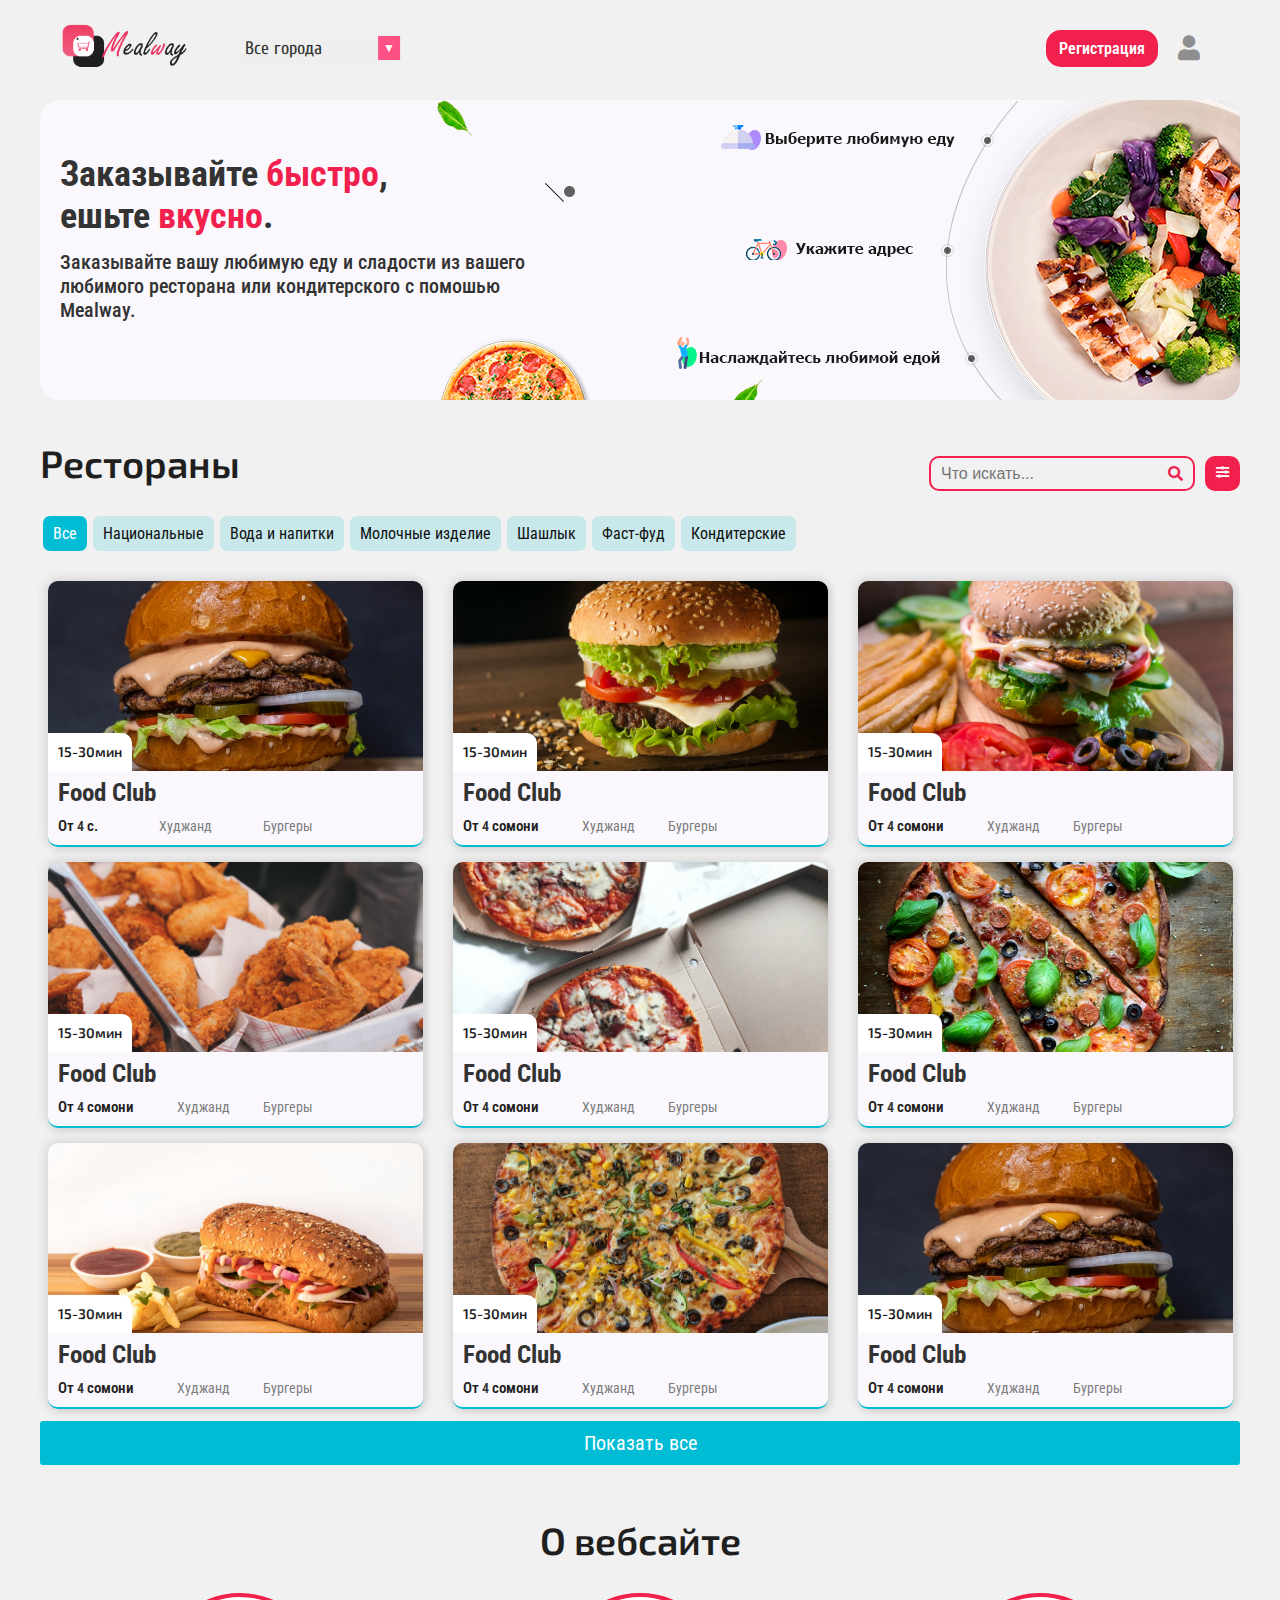
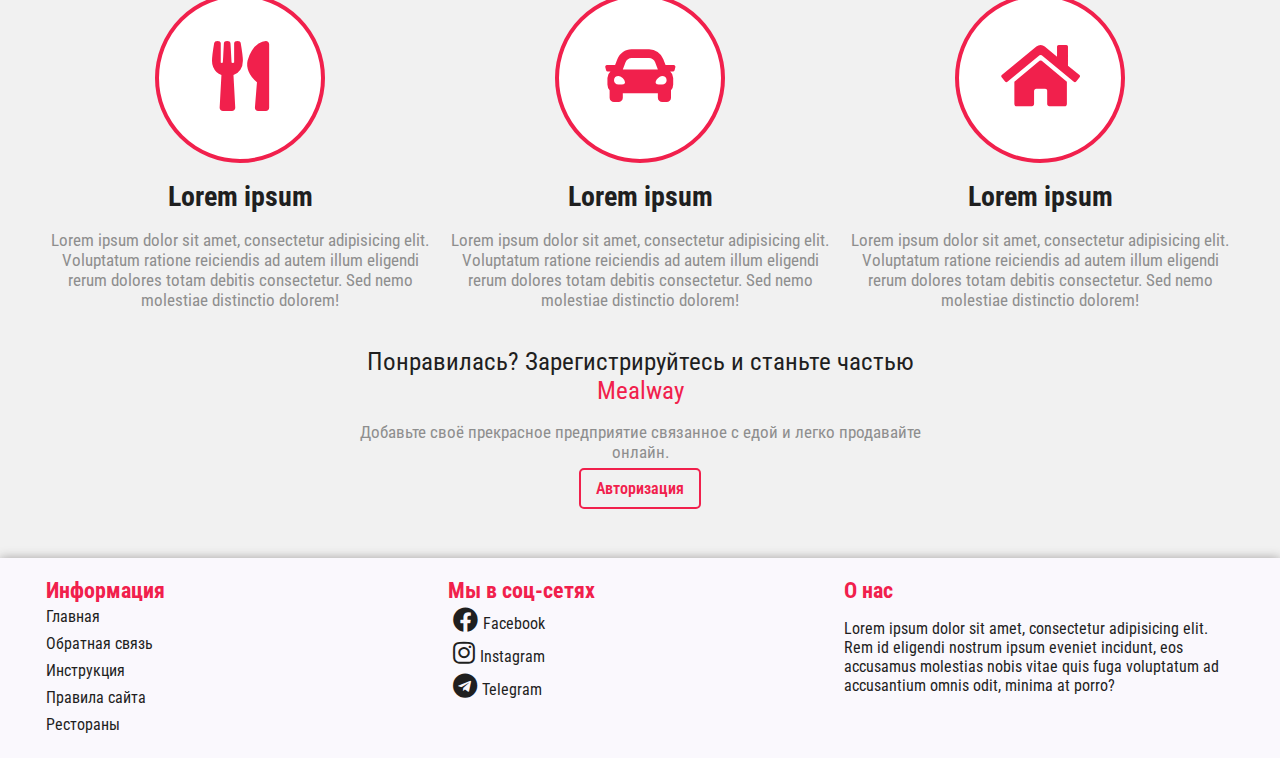
<file: Food/index.html>
<!DOCTYPE html>
<html lang="en">
<head>
    <meta charset="UTF-8">
    <meta name="viewport" content="width=device-width, initial-scale=1.0">
    <title>Mealway</title>
    <link rel="stylesheet" href="./css/style.css">
    <link href="https://fonts.googleapis.com/css2?family=Roboto+Condensed:ital,wght@0,300;0,400;0,700;1,300;1,400&display=swap" rel="stylesheet">
    <link href="https://fonts.googleapis.com/css2?family=Cuprum:ital,wght@0,400;0,700;1,400;1,700&family=Exo+2:ital,wght@0,300;0,400;0,500;0,600;1,300&family=Roboto+Condensed:ital,wght@0,300;0,400;0,700;1,400&display=swap" rel="stylesheet">
	<link rel="stylesheet" href="css/all.min.css" type="text/css">
</head>
<body>
    <header class="header">
        <div class="container">
            <div class="all-top">

                <div class="left">
                    <div class="logo">
                      <img src="./img/logo.png" alt="logo">
                    </div>
                    <form action="" class="formT">
                        <select name="Cities" id="citT">
                            <option value="">Все города</option>
                            <option value="">Худжанд</option>
                            <option value="">Душанбе</option>
                            <option value="">Абдурахмони Джоми</option>
                            <option value="">Айни</option>
                            <option value="">Ашт</option>
                            <option value="">Бальджуван</option>
                            <option value="">Бободжон Гафуров</option>
                            <option value="">Бохтар (Курган-Тюбе)</option>
                            <option value="">Бустон (Чкаловск)</option>
                            <option value=""></option>
                        </select>
                    </form>
                </div><!--Left-->
                 <nav class="nav">
                    <a href="auth_page.html" class="sign-up btn-header">Регистрация</a>
                    <a href="auth_page.html"><i class="fa fa-user user"></i></a>
                </nav>
            </div>

        </div>
    </header>

    <div class="container">
    <div class="inner">
        <div class="welcome-words">
            <h3 class="easy-order">Заказывайте <span id="newColor">быстро</span>, <br>ешьте <span id="newColor">вкусно</span>.</h3>
            <div class="text">Заказывайте вашу любимую еду и сладости из вашего
               любимого ресторана или кондитерского с помошью Mealway.
            </div>
        </div>
        </div>
    </div>

    <div class="stores">
        <div class="container">
            <div class="flex-all">
            <div class="top-store">
                <div class="restSearch">
                  <div class="restaurants">
                      Рестораны
                  </div>
                  <form action="" class="search">
                    <div class="search-box-index">
                      <input type="text" name="button-search" class="search-text-index" placeholder="Что искать..."/>
                      <a href="#" class="button-search"><i class="fa fa-search searchik"></i></a>
                    </div>
                    <div class="btn-div-conf">
                    <button name="button-conf" class="button-conf"><i class="fa fa-sliders-h"></i></button>
                  </div>
                  </form>
                </div>
                <div class="fast-choose">
                    <ul class="fast-flex">
                        <li class="fast-category active">
                            Все
                        </li>
                        <li class="fast-category">
                            Национальные
                        </li>
                        <li class="fast-category">
                            Вода и напитки
                        </li>
                        <li class="fast-category">
                            Молочные изделие
                        </li>
                        <li class="fast-category">
                            Шашлык
                        </li>
                        <li class="fast-category">
                            Фаст-фуд
                        </li>
                        <li class="fast-category">
                            Кондитерские
                        </li>
                    </ul><!--Fast Flex-->
                </div>
            </div>
        </div>
            <div class="stores-grid">

                <a class="main-content">
                    <div class="store-img">
                        <img src="./img/test/burger1.jpg" alt="food">
                        <div class="del-time">
                            <span id="time"> 15-30мин</span>
                        </div>
                    </div>
                    <div class="store-info">
                        <div class="head-info">
                            <div class="store-name">Food Club</div>
                        </div>
                        <div class="del-info">
                            <div class="del-price">
                                От <span id="price">4</span> с.
                            </div>
                            <div class="del-city">
                                Худжанд
                            </div>
                            <div class="del-type">
                                Бургеры
                            </div>
                        </div>
                    </div>
                </a>

                <a class="main-content">
                    <div class="store-img">
                        <img src="./img/test/burger2.jpg" alt="food">
                        <div class="del-time">
                            <span id="time"> 15-30мин</span>
                        </div>
                    </div>
                    <div class="store-info">
                        <div class="head-info">
                            <div class="store-name">Food Club</div>
                        </div>
                        <div class="del-info">
                            <div class="del-price">
                                От <span id="price">4</span> сомони
                            </div>
                            <div class="del-city">
                                Худжанд
                            </div>
                            <div class="del-type">
                                Бургеры
                            </div>
                        </div>
                    </div>
                </a>

                <a class="main-content">
                    <div class="store-img">
                        <img src="./img/test/hot2.jpg" alt="food">
                        <div class="del-time">
                            <span id="time"> 15-30мин</span>
                        </div>
                    </div>
                    <div class="store-info">
                        <div class="head-info">
                            <div class="store-name">Food Club</div>
                        </div>
                        <div class="del-info">
                            <div class="del-price">
                                От <span id="price">4</span> сомони
                            </div>
                            <div class="del-city">
                                Худжанд
                            </div>
                            <div class="del-type">
                                Бургеры
                            </div>
                        </div>
                    </div>
                </a>

                <a class="main-content">
                    <div class="store-img">
                        <img src="./img/test/hot1.jpg" alt="food">
                        <div class="del-time">
                            <span id="time"> 15-30мин</span>
                        </div>
                    </div>
                    <div class="store-info">
                        <div class="head-info">
                            <div class="store-name">Food Club</div>
                        </div>
                        <div class="del-info">
                            <div class="del-price">
                                От <span id="price">4</span> сомони
                            </div>
                            <div class="del-city">
                                Худжанд
                            </div>
                            <div class="del-type">
                                Бургеры
                            </div>
                        </div>
                    </div>
                </a>

                <a class="main-content">
                    <div class="store-img">
                        <img src="./img/test/new1.jpg" alt="food">
                        <div class="del-time">
                            <span id="time"> 15-30мин</span>
                        </div>
                    </div>
                    <div class="store-info">
                        <div class="head-info">
                            <div class="store-name">Food Club</div>
                        </div>
                        <div class="del-info">
                            <div class="del-price">
                                От <span id="price">4</span> сомони
                            </div>
                            <div class="del-city">
                                Худжанд
                            </div>
                            <div class="del-type">
                                Бургеры
                            </div>
                        </div>
                    </div>
                </a>

                <a class="main-content">
                    <div class="store-img">
                        <img src="./img/test/pizza1.jpg" alt="food">
                        <div class="del-time">
                            <span id="time"> 15-30мин</span>
                        </div>
                    </div>
                    <div class="store-info">
                        <div class="head-info">
                            <div class="store-name">Food Club</div>
                        </div>
                        <div class="del-info">
                            <div class="del-price">
                                От <span id="price">4</span> сомони
                            </div>
                            <div class="del-city">
                                Худжанд
                            </div>
                            <div class="del-type">
                                Бургеры
                            </div>
                        </div>
                    </div>
                </a>

                <a class="main-content">
                    <div class="store-img">
                        <img src="./img/test/new2.jpg" alt="food">
                        <div class="del-time">
                            <span id="time"> 15-30мин</span>
                        </div>
                    </div>
                    <div class="store-info">
                        <div class="head-info">
                            <div class="store-name">Food Club</div>
                        </div>
                        <div class="del-info">
                            <div class="del-price">
                                От <span id="price">4</span> сомони
                            </div>
                            <div class="del-city">
                                Худжанд
                            </div>
                            <div class="del-type">
                                Бургеры
                            </div>
                        </div>
                    </div>
                </a>

                <a class="main-content">
                    <div class="store-img">
                        <img src="./img/test/pizza2.jpg" alt="food">
                        <div class="del-time">
                            <span id="time"> 15-30мин</span>
                        </div>
                    </div>
                    <div class="store-info">
                        <div class="head-info">
                            <div class="store-name">Food Club</div>
                        </div>
                        <div class="del-info">
                            <div class="del-price">
                                От <span id="price">4</span> сомони
                            </div>
                            <div class="del-city">
                                Худжанд
                            </div>
                            <div class="del-type">
                                Бургеры
                            </div>
                        </div>
                    </div>
                </a>

                 <a class="main-content">
                    <div class="store-img">
                        <img src="./img/test/burger1.jpg" alt="food">
                        <div class="del-time">
                            <span id="time"> 15-30мин</span>
                        </div>
                    </div>
                    <div class="store-info">
                        <div class="head-info">
                            <div class="store-name">Food Club</div>
                        </div>
                        <div class="del-info">
                            <div class="del-price">
                                От <span id="price">4</span> сомони
                            </div>
                            <div class="del-city">
                                Худжанд
                            </div>
                            <div class="del-type">
                                Бургеры
                            </div>
                        </div>
                    </div>
                </a>
            </div>
            <a href="#" class="all-see">Показать все</a>
        </div><!-- CONTAINER -->
    </div><!-- STORES -->

    <div class="about">
        <div class="container">
        <h1 class="about-top">О вебсайте</h1>

      <div class="adv-flex">
        <div class="adv-about">
          <div class="adv-content">
            <div class="adv-round">
              <li><i class="fas fa-utensils"></i></li>
            </div>
            <div class="text-about">
              <h3>
                Lorem ipsum
              </h3>
              <p class="similar">Lorem ipsum dolor sit amet, consectetur adipisicing elit.
                Voluptatum ratione reiciendis ad autem illum eligendi rerum
                dolores totam debitis consectetur. Sed nemo molestiae distinctio
                dolorem!</p>
            </div>
          </div><!-- adv-content -->
        </div><!-- Adv-about -->

        <div class="adv-about">
          <div class="adv-content">
            <div class="adv-round">
              <li><i class="fa fa-car"></i></li>
            </div>
            <div class="text-about">
              <h3>
                Lorem ipsum
              </h3>
              <p class="similar">Lorem ipsum dolor sit amet, consectetur adipisicing elit.
                Voluptatum ratione reiciendis ad autem illum eligendi rerum
                dolores totam debitis consectetur. Sed nemo molestiae distinctio
                dolorem!</p>
            </div>
          </div><!-- adv-content -->
        </div><!-- Adv-about -->

        <div class="adv-about">
          <div class="adv-content">
            <div class="adv-round">
              <li><i class="fa fa-home"></i></li>
            </div>
            <div class="text-about">
              <h3>
                Lorem ipsum
              </h3>
              <p class="similar">Lorem ipsum dolor sit amet, consectetur adipisicing elit.
                Voluptatum ratione reiciendis ad autem illum eligendi rerum
                dolores totam debitis consectetur. Sed nemo molestiae distinctio
                dolorem!</p>
            </div>
          </div><!-- adv-content -->
        </div><!-- Adv-about -->
      </div><!-- adv-flex -->

    <div class="start-now">
      <h3 class="start-like">Понравилась? Зарегистрируйтесь и станьте частью
        <span id="newColor">Mealway</span></h3>
      <p class="similar">Добавьте своё прекрасное предприятие связанное с едой и легко продавайте онлайн.</p>
      <a href="auth_page.html" class="btn-about">Авторизация</a>
    </div>

    </div><!--Container-->
    </div>

    <footer class="footer">
        <div class="container">
            <div class="flex-foot">
                  <nav class="foot-info all">
                    <h2 class="foot-h" id="newColor">
                      Информация
                    </h2>
                    <a href="#">Главная</a>
                    <a href="#">Обратная связь</a>
                    <a href="#">Инструкция</a>
                    <a href="#">Правила сайта</a>
                    <a href="#">Рестораны</a>
                  </nav><!-- Foot info -->
                <div class="contact all">
                  <h2 class="foot-h" id="newColor">
                    Мы в соц-сетях
                  </h2>
                  <nav>
                    <a href="#"><i class="fab fa-facebook"></i>Facebook</a>
                    <a href="#"><i class="fab fa-instagram"></i>Instagram</a>
                    <a href="#"><i class="fab fa-telegram"></i>Telegram</a>
                  </nav>
                </div><!-- contact -->
                <div class="about-us-foot all">
                  <h2 class="foot-h" id="newColor">О нас</h2>
                  <p>Lorem ipsum dolor sit amet, consectetur adipisicing elit. Rem id eligendi
                    nostrum ipsum eveniet incidunt, eos accusamus molestias nobis vitae quis
                    fuga voluptatum ad accusantium omnis odit, minima at porro?</p>
                </div>
            </div><!-- Flex foot -->
        </div>
    </footer>
<script src="js/app.js"></script>
</body>
</html>


<!-- useRef, useEffect, current, path, includes, find, createSortBy, ref={}, practice, instead of anonymous function?
activeLabel, reactRouter, pages, link-->
</file>
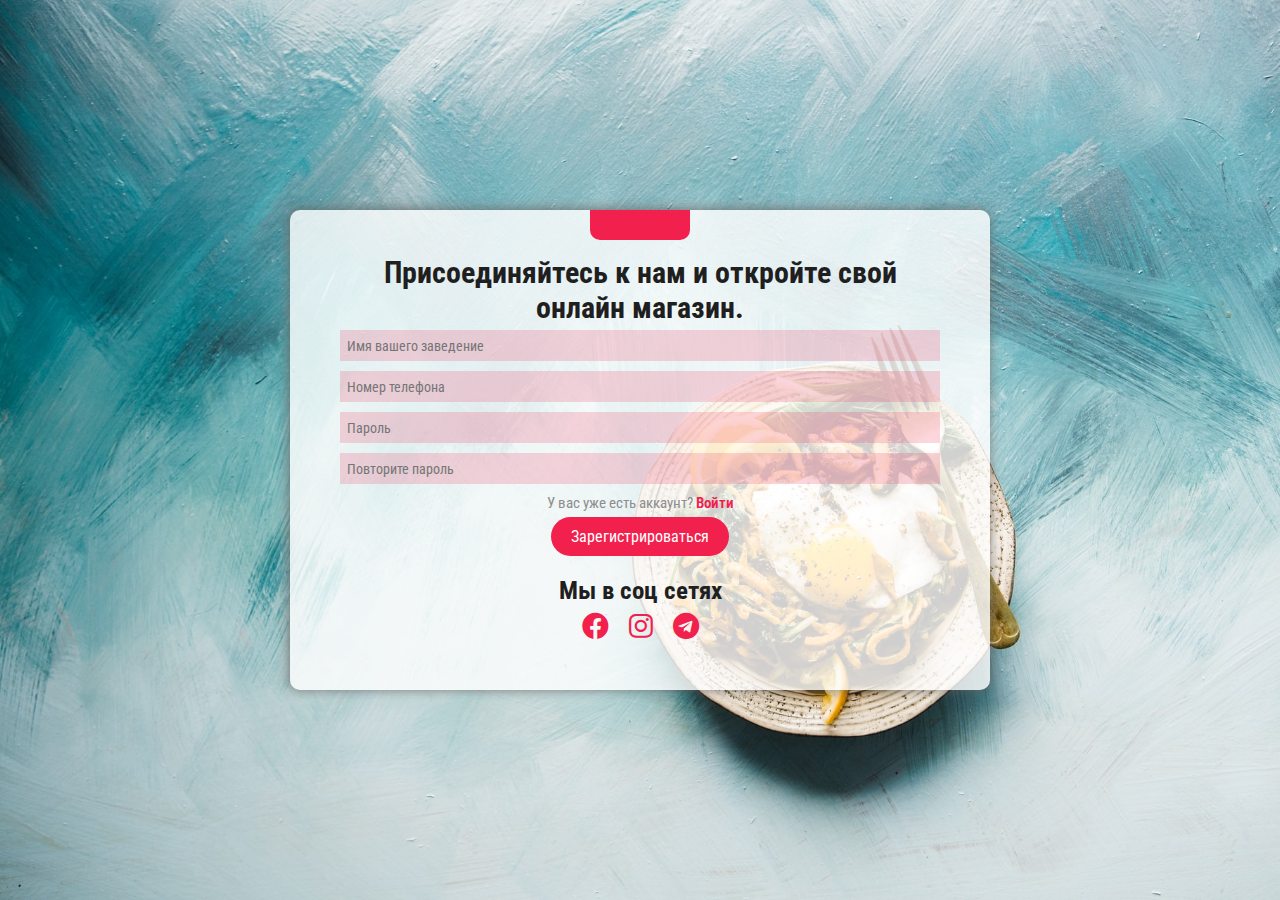
<file: Food/auth_page.html>
<!DOCTYPE html>
<html lang="en">
<head>
  <meta charset="UTF-8">
  <meta name="viewport" content="width=device-width, initial-scale=1.0">
  <meta http-equiv="X-UA-Compatible" content="ie=edge">
  <link rel="stylesheet" href="./css/style.css">
  <link href="https://fonts.googleapis.com/css2?family=Roboto+Condensed:ital,wght@0,300;0,400;0,700;1,300;1,400&display=swap" rel="stylesheet">
  <link href="https://fonts.googleapis.com/css2?family=Cuprum:ital,wght@0,400;0,700;1,400;1,700&family=Exo+2:ital,wght@0,300;0,400;0,500;0,600;1,300&family=Roboto+Condensed:ital,wght@0,300;0,400;0,700;1,400&display=swap" rel="stylesheet">
  <link rel="stylesheet" href="css/all.min.css" type="text/css">
  <script src="./js/jquery.js"></script>
  <title>Авторизация</title>
</head>
<body>

  <div class="all-pos">
    <div class="container-sign" id="container-sign">
      <div class="big_ani"></div>
      <div class="sign_ani"></div>
        <div class="form-container sign-up-form">
          <form action="">
            <h1>Присоединяйтесь к нам и откройте свой онлайн магазин.</h1>
            <input type="text" name="name" class="form-input" placeholder="Имя вашего заведение">
            <input type="text" name="phone" class="form-input" placeholder="Номер телефона">
            <input type="password" name="password" class="form-input" placeholder="Пароль">
            <input type="password" name="password-again" class="form-input" placeholder="Повторите пароль">
            <div class="info-href-sign">
              У вас уже есть аккаунт? <a href="#" id="info-linkin" class="info-link">Войти</a>
            </div>
            <button type="button" name="sign_up_btn" class="sign btn-fin">Зарегистрироваться</button>
            <div class="our-soc">
              <h1 class="our-soc">Мы в соц сетях</h1>
              <a href="#"><i class="fab fa-facebook"></i></a>
              <a href="#"><i class="fab fa-instagram"></i></a>
              <a href="#"><i class="fab fa-telegram"></i></a>
            </div>
          </form>
        </div>
        <div class="form-container sign-in-form">
          <form action="">
            <h1>С возвращением на ваш онлайн магазин.</h1>
            <div class="info-href-sign">
               У вас нет аккаунта? <a href="#" id="info-linkup" class="info-link">Регистрация</a>
            </div>
            <input type="text" name="name" class="form-input input-up" placeholder="Имя вашего заведение">
            <input type="password" name="password" class="form-input input-up" placeholder="Пароль">
            <div class="forget-password">
              <a href="#">Забыли пароль?</a>
            </div>
            <button type="button" name="sign_up_btn" class="sign btn-fup">Войти</button>
            <div class="our-soc">
              <h1 class="our-soc">Мы в соц сетях</h1>
              <a href="#"><i class="fab fa-facebook" id="soc-second"></i></a>
              <a href="#"><i class="fab fa-instagram" id="soc-second"></i></a>
              <a href="#"><i class="fab fa-telegram" id="soc-second"></i></a>
            </div>
          </form>
        </div>
    </div>
  </div>

  <div class="bcg-sign"></div>
<script type="text/javascript" src="./js/app.js"></script>
</body>
</html>
</file>
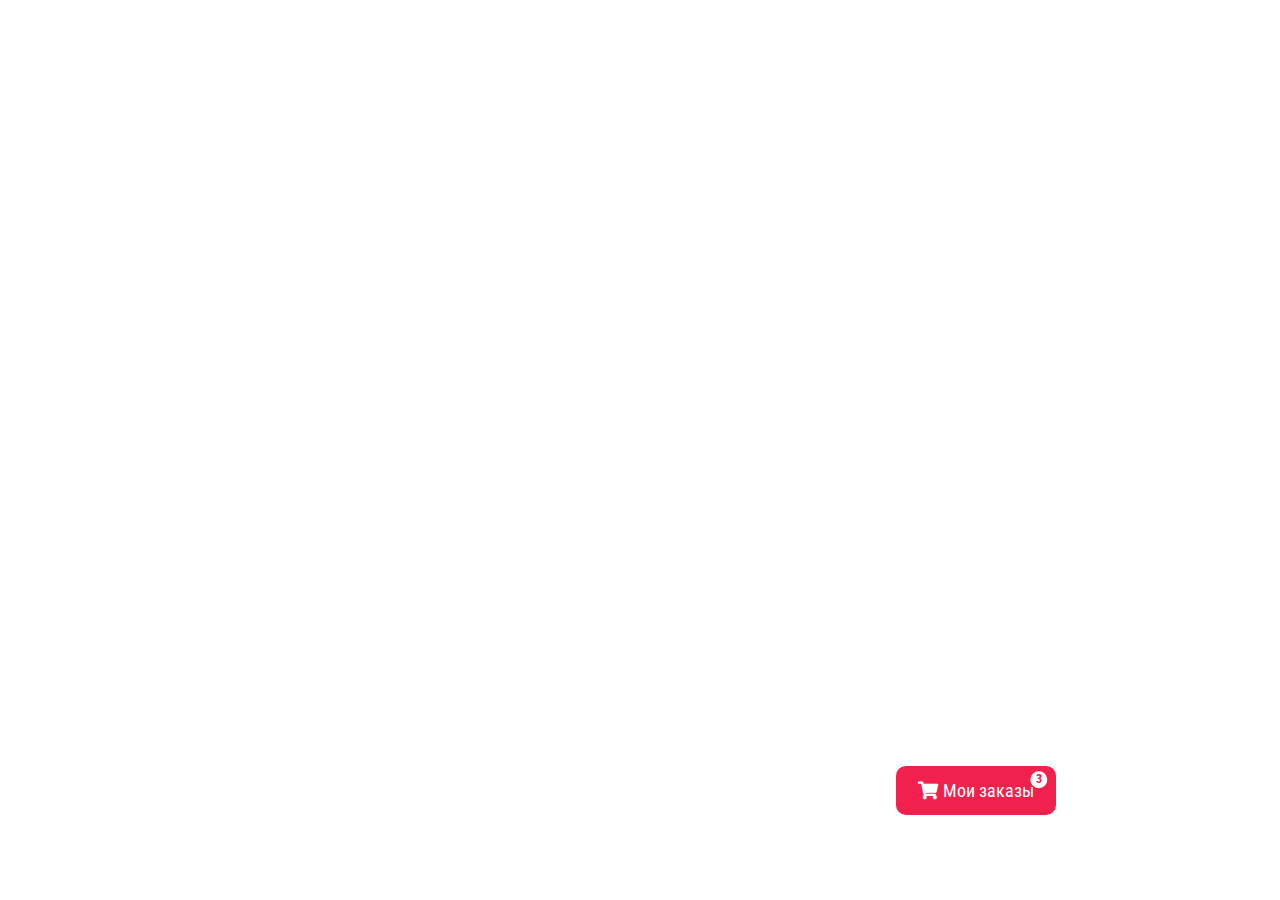
<file: Food/profile.html>
<!DOCTYPE html>
<html lang="en">
<head>
  <meta charset="UTF-8">
  <meta name="viewport" content="width=device-width, initial-scale=1.0">
  <meta http-equiv="X-UA-Compatible" content="ie=edge">
  <link rel="stylesheet" href="./css/cabin_style.css">
  <link href="https://fonts.googleapis.com/css2?family=Roboto+Condensed:ital,wght@0,300;0,400;0,700;1,300;1,400&display=swap" rel="stylesheet">
  <link href="https://fonts.googleapis.com/css2?family=Cuprum:ital,wght@0,400;0,700;1,400;1,700&family=Exo+2:ital,wght@0,300;0,400;0,500;0,600;1,300&family=Roboto+Condensed:ital,wght@0,300;0,400;0,700;1,400&display=swap" rel="stylesheet">
  <link rel="stylesheet" href="css/all.min.css" type="text/css">
  <script src="./js/jquery.js"></script>
  <title>Информация</title>
</head>
<body>

  <button class="myorders-btn">
    <i class="fa fa-shopping-cart my-main"></i>Мои заказы <span class="count-shop-cart">3</span>
  </button>
  <div class="section">
      <nav class="nav">
        <a href="#"><i class="fa fa-user user"></i></a>
        <a href="#" class="sign-up btn-header">Ваши покупки</a>
      </nav>

      <div class="my-orders">
          Мои заказы
      </div>

      <div class="fill">
      <form action="">
        <input type="text" class="fill-input" placeholder="Полное имя" name="name">
        <input type="text" class="fill-input" placeholder="Адрес" name="address">
        <input type="text" class="fill-input" placeholder="Номер телефона" name="phone">
      </form>
      </div><!-- fill -->

      <div class="choosen">
        <h3>Заказать из <span id="newColor">Taj Burger</span></h3>
        <div class="choosen-info">
        <div class="choosen-name">
          <span id="count-meal">1</span> x Итальянская пицца (большая)</div>
        <div class="choosen-price">
            45 с.
        </div>
      </div>

        <div class="choosen-info">
            <div class="choosen-name"><span id="count-meal">3</span> x Итальянская пицца (маленькая)</div>
            <div class="choosen-price">
                  45 с.
            </div>
        </div>

        <div class="choosen-home">
          <div class="choosen-name"><i class="fa fa-truck"></i> Доставка на дом</div>
          <div class="choosen-price">
            5 с.
          </div>
        </div>

      </div><!-- Choosen-->

      <div class="bill">
        Счет: <span id="total-bill">95 c.</span>
      </div>

      <div class="orderDiv">
        <a href="#" class="order">Заказать  <i class="fa fa-arrow-right"></i></a>
      </div>

    </div><!-- End of section -->


  <script type="text/javascript" src="./js/app.js"></script>
</body>
</html>
</file>
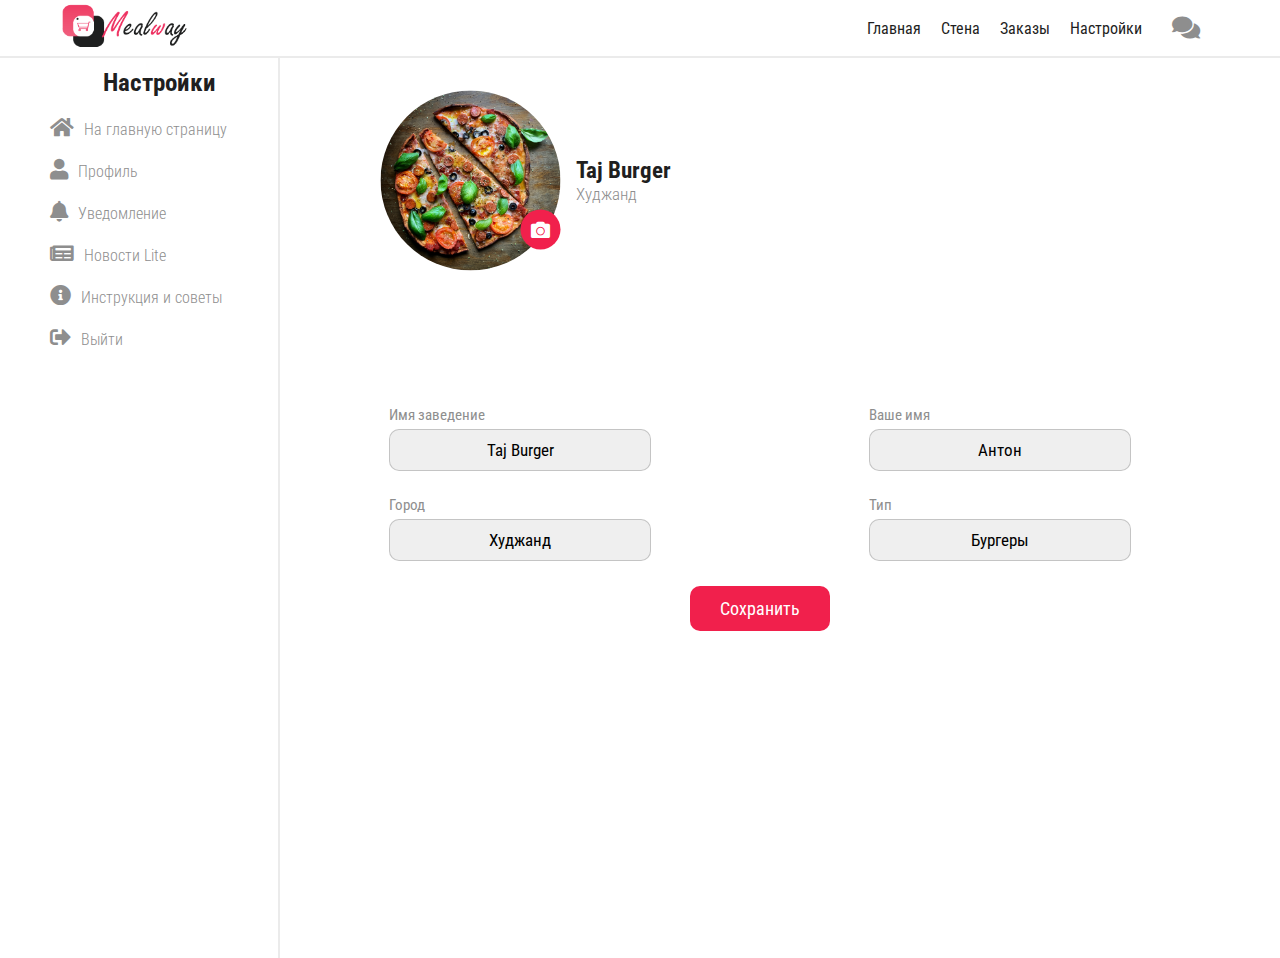
<file: Food/own_cabinet/main_settings.html>
<!DOCTYPE html>
<html lang="en">
<head>
  <meta charset="UTF-8">
  <meta name="viewport" content="width=device-width, initial-scale=1.0">
  <meta http-equiv="X-UA-Compatible" content="ie=edge">
  <link href="https://fonts.googleapis.com/css2?family=Roboto+Condensed:ital,wght@0,300;0,400;0,700;1,300;1,400&display=swap" rel="stylesheet">
  <link href="https://fonts.googleapis.com/css2?family=Cuprum:ital,wght@0,400;0,700;1,400;1,700&family=Exo+2:ital,wght@0,300;0,400;0,500;0,600;1,300&family=Roboto+Condensed:ital,wght@0,300;0,400;0,700;1,400&display=swap" rel="stylesheet">
  <link rel="stylesheet" href="../css/cabin_style.css">
  <link rel="stylesheet" href="../css/all.min.css" type="text/css">
  <title>Настройки</title>
</head>
<body>
    <header class="header-settings">
      <div class="settings-container">
        <div class="flex-header">
          <div class="logo">
            <img src="../img/logo.png" alt="logo">
          </div>
          <div class="chat_sup">
            <a href="own_cabin.html" class="main-menu-a">Главная</a>
            <a href="wall.html" class="main-menu-a">Стена</a>
            <a href="my_orders.html" class="main-menu-a">Заказы</a>
            <a href="main_settings.html" class="main-menu-a">Настройки</a>
            <a href="#" class="chatt"><i class="fa fa-comments"></i></a>
          </div>
        </div>
      </div>
    </header>

    <div class="set-info">
      <div class="settings-container">
      <div class="settings-content">

      <div class="settings-nav">
        <h3 id="set-text">Настройки</h3>
        <nav class="set-nav-main">
          <a href="#" class="link-set"><i class="fa fa-home"></i>На главную страницу</a>
          <a href="#" class="link-set"><i class="fa fa-user"></i>Профиль</a>
          <a href="#" class="link-set"><i class="fa fa-bell"></i>Уведомление</a>
          <a href="#" class="link-set"><i class="fa fa-newspaper"></i>Новости Lite</a>
          <a href="#" class="link-set"><i class="fa fa-info-circle"></i>Инструкция и советы</a>
          <a href="#" class="link-set"><i class="fas fa-sign-out-alt"></i>Выйти</a>
        </nav>
        </div>

        <div class="choosen-settings">
          <div class="profile">
            <div class="profile-top">
              <div class="user-photo">
                <img src="../img/test/pizza1.jpg" alt="img-user">
                <input type="file" name="file" id="file-img" accept="image/*">
                <label for="file-img" class="choose-photo"><li class="fa fa-camera"></li></label>
              </div>
              <div class="info-inview">
                <h1>Taj Burger</h1>
                <h2>Худжанд</h2>
              </div>
            </div>
            <div class="info-user-profile">
              <div class="name-profile">
              <div>
                <label for="storeName">Имя заведение</label><br>
                <input type="text" value="Taj Burger" name="storeName" class="profile-inputs">
              </div>
                <div>
                  <label for="name">Ваше имя</label><br>
                  <input type="text" value="Антон" name="name" class="profile-inputs">
                </div>
              </div>
              <div class="store-info-profile">
              <div>
                <label for="city-value">Город</label><br>
                <input type="text" value="Худжанд" name="cityValue" class="profile-inputs">
              </div>
                <div>
                  <label for="type-store-profile">Тип</label><br>
                  <input type="text" value="Бургеры" name="type-store-profile" class="profile-inputs">
                </div>
              </div>
                <div class="save-btn-div">
                  <button class="save-profile-btn">Сохранить</button>
                </div>
            </div>
          </div>
        </div>
      </div>
      </div>
    </div>
</body>
</html>
</file>
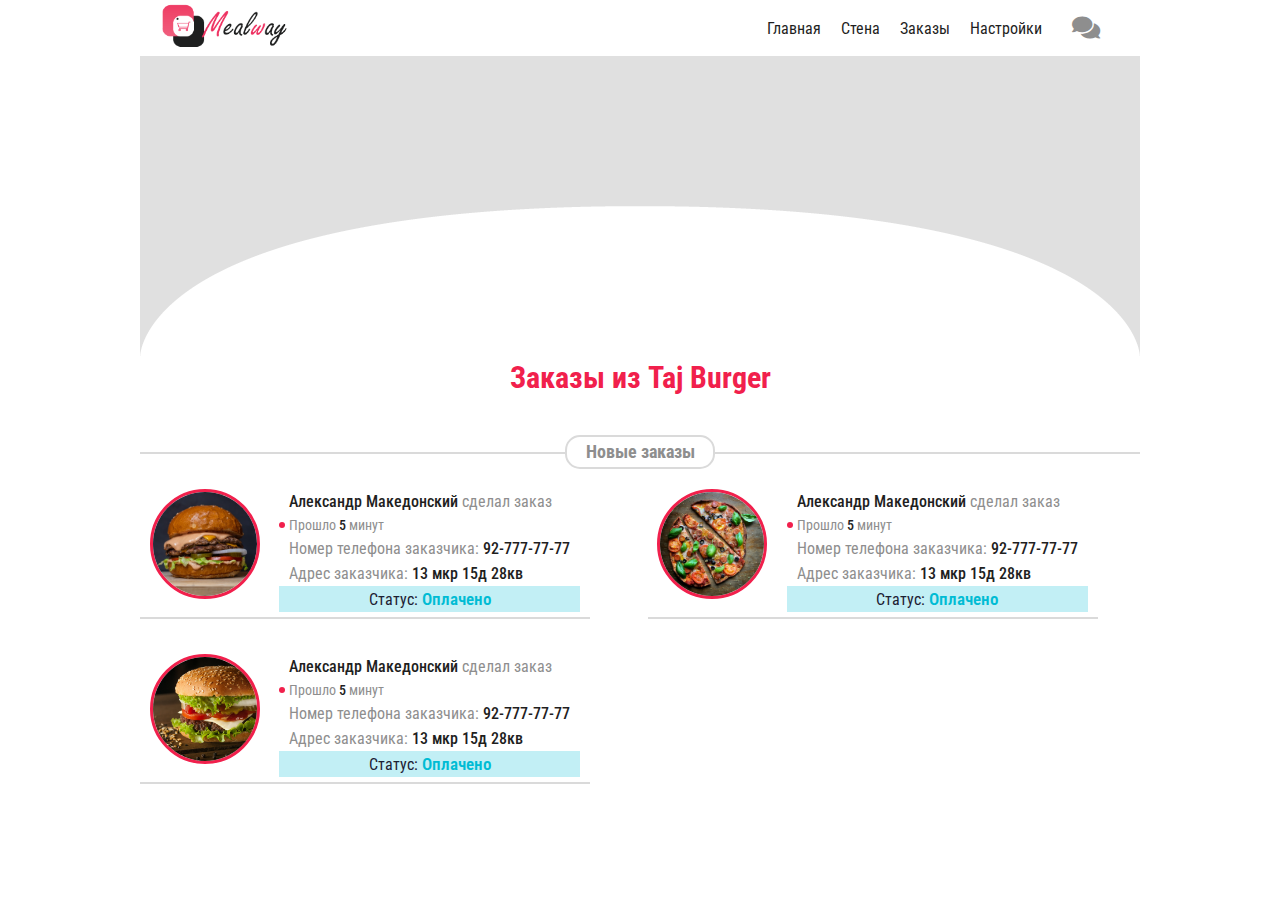
<file: Food/own_cabinet/my_orders.html>
<!DOCTYPE html>
<html lang="en">
<head>
  <meta charset="UTF-8">
  <meta name="viewport" content="width=device-width, initial-scale=1.0">
  <meta http-equiv="X-UA-Compatible" content="ie=edge">
  <link href="https://fonts.googleapis.com/css2?family=Roboto+Condensed:ital,wght@0,300;0,400;0,700;1,300;1,400&display=swap" rel="stylesheet">
  <link href="https://fonts.googleapis.com/css2?family=Cuprum:ital,wght@0,400;0,700;1,400;1,700&family=Exo+2:ital,wght@0,300;0,400;0,500;0,600;1,300&family=Roboto+Condensed:ital,wght@0,300;0,400;0,700;1,400&display=swap" rel="stylesheet">
  <link rel="stylesheet" href="../css/cabin_style.css">
  <link rel="stylesheet" href="../css/all.min.css" type="text/css">
  <script src="../js/jquery.js"></script>
  <title>Заказы</title>
</head>
<body>
    <header class="header">
      <div class="cabin-container">
        <div class="flex-header">
          <div class="logo">
            <img src="../img/logo.png" alt="logo">
          </div>
          <div class="chat_sup">
            <a href="own_cabin.html" class="main-menu-a">Главная</a>
            <a href="wall.html" class="main-menu-a">Стена</a>
            <a href="my_orders.html" class="main-menu-a">Заказы</a>
            <a href="main_settings.html" class="main-menu-a">Настройки</a>
            <a href="#" class="chatt"><i class="fa fa-comments"></i></a>
          </div>
        </div>
        <div class="order-bcg">
          <img src="../img/order-bcg.png" alt="bcg">
        </div>
        <h1 class="store-name">Заказы из Taj Burger</h1>
      </div>
    </header>

    <div class="new-orders">
      <div class="cabin-container">
        <div class="straight-div">
          <h3 class="straight-main-text">Новые заказы</h3>
        </div>

        <div class="grid-customer-cont">
          <div class="new-order-content">
            <div class="order-img">
                <img src="../img/test/burger1.jpg" alt="order-img">
            </div>
            <div class="info-customer">
              <div class="customer-name">
                <span id="customer-name">Александр Македонский</span> сделал заказ
              </div>
              <div class="order-time">
                Прошло <span id="order-time">5</span> минут
              </div>
              <div class="customer-phone">
                  Номер телефона заказчика: <span id="customer-phone">92-777-77-77</span>
              </div>
                <div class="address">
                  Адрес заказчика: <span id="customer-address">13 мкр 15д 28кв</span>
                </div>
                <div class="pay-status">
                    Статус: <span id="cash-status">Оплачено</span>
                </div>
            </div><!-- Info-customer -->
          </div><!-- New-order-content -->

          <div class="new-order-content">
            <div class="order-img">
                <img src="../img/test/pizza1.jpg" alt="order-img">
            </div>
            <div class="info-customer">
              <div class="customer-name">
                <span id="customer-name">Александр Македонский</span> сделал заказ
              </div>
              <div class="order-time">
                Прошло <span id="order-time">5</span> минут
              </div>
              <div class="customer-phone">
                  Номер телефона заказчика: <span id="customer-phone">92-777-77-77</span>
              </div>
                <div class="address">
                  Адрес заказчика: <span id="customer-address">13 мкр 15д 28кв</span>
                </div>
                <div class="pay-status">
                    Статус: <span id="cash-status">Оплачено</span>
                </div>
            </div><!-- Info-customer -->
          </div><!-- New-order-content -->

          <div class="new-order-content">
            <div class="order-img">
                <img src="../img/test/burger2.jpg" alt="order-img">
            </div>
            <div class="info-customer">
              <div class="customer-name">
                <span id="customer-name">Александр Македонский</span> сделал заказ
              </div>
              <div class="order-time">
                Прошло <span id="order-time">5</span> минут
              </div>
              <div class="customer-phone">
                  Номер телефона заказчика: <span id="customer-phone">92-777-77-77</span>
              </div>
                <div class="address">
                  Адрес заказчика: <span id="customer-address">13 мкр 15д 28кв</span>
                </div>
                <div class="pay-status">
                    Статус: <span id="cash-status">Оплачено</span>
                </div>
            </div><!-- Info-customer -->
          </div><!-- New-order-content -->
        </div>

      </div>
    </div>
</body>
</html>
</file>
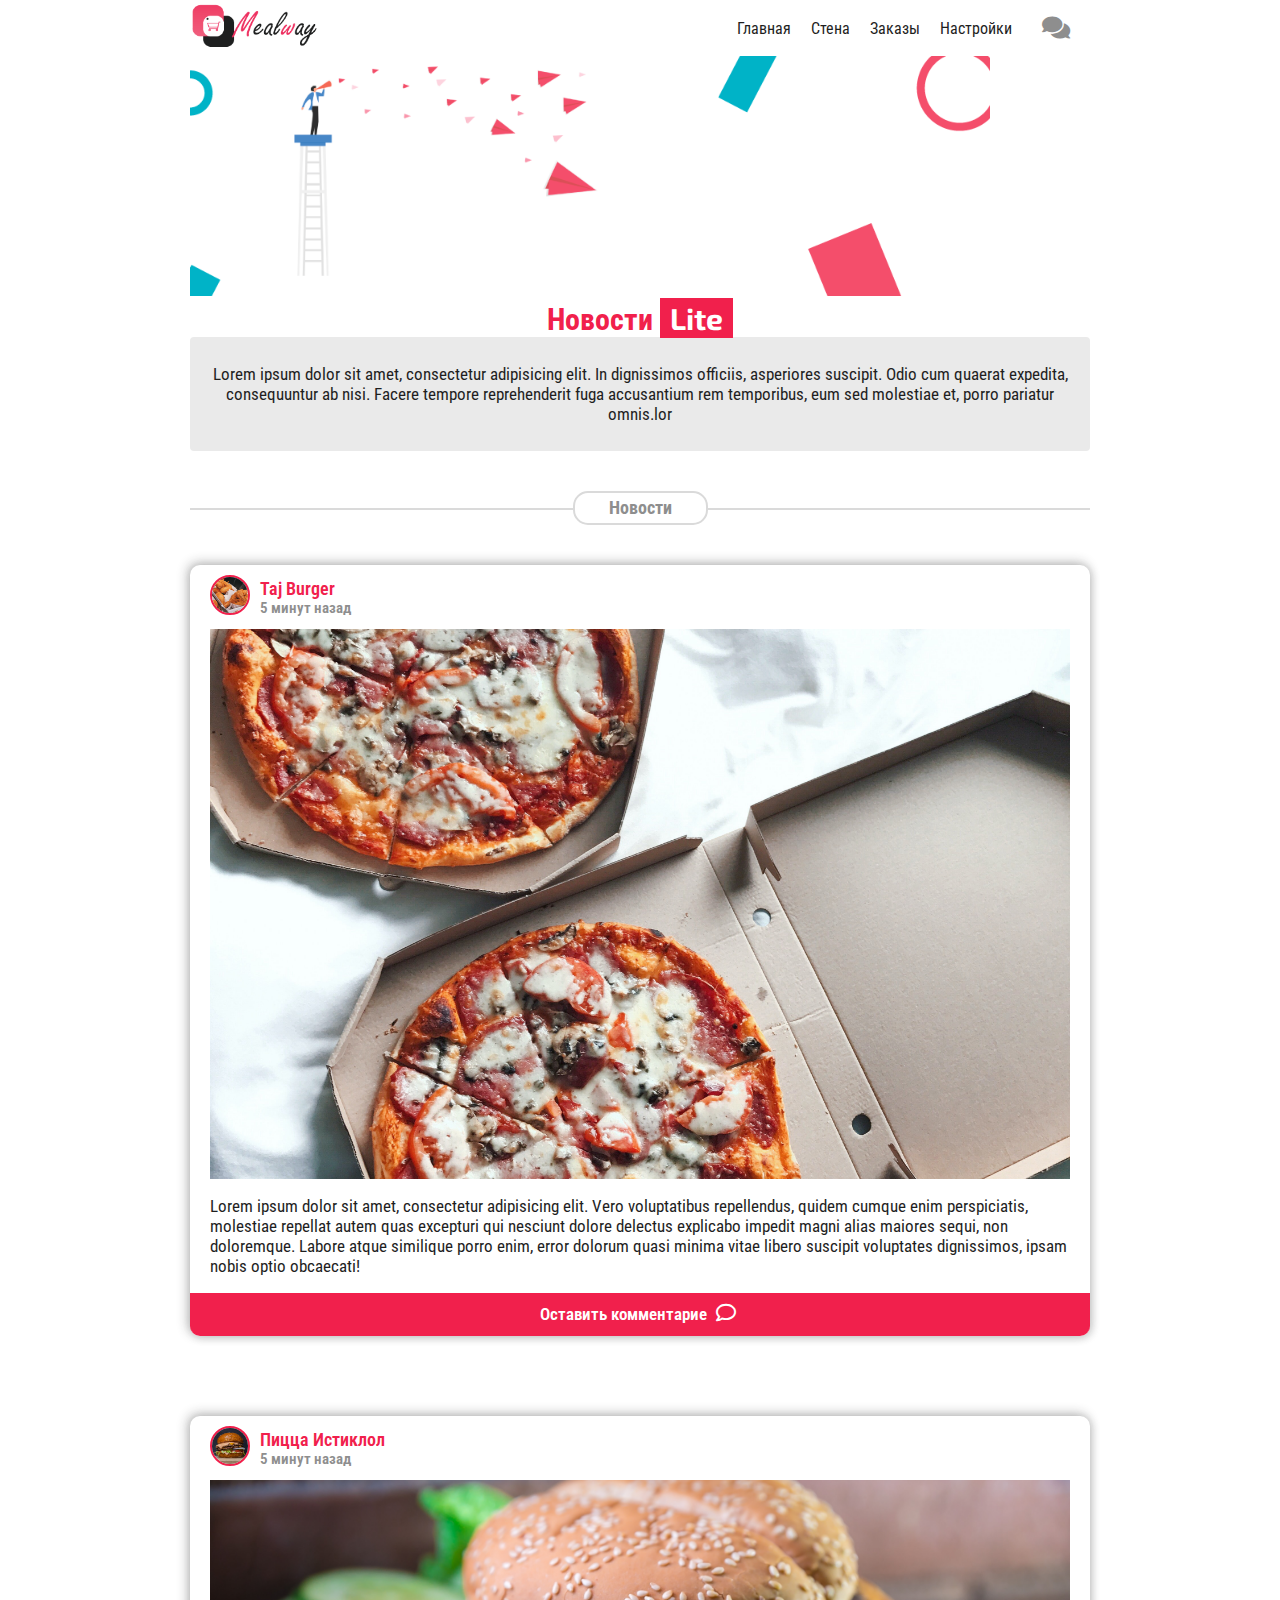
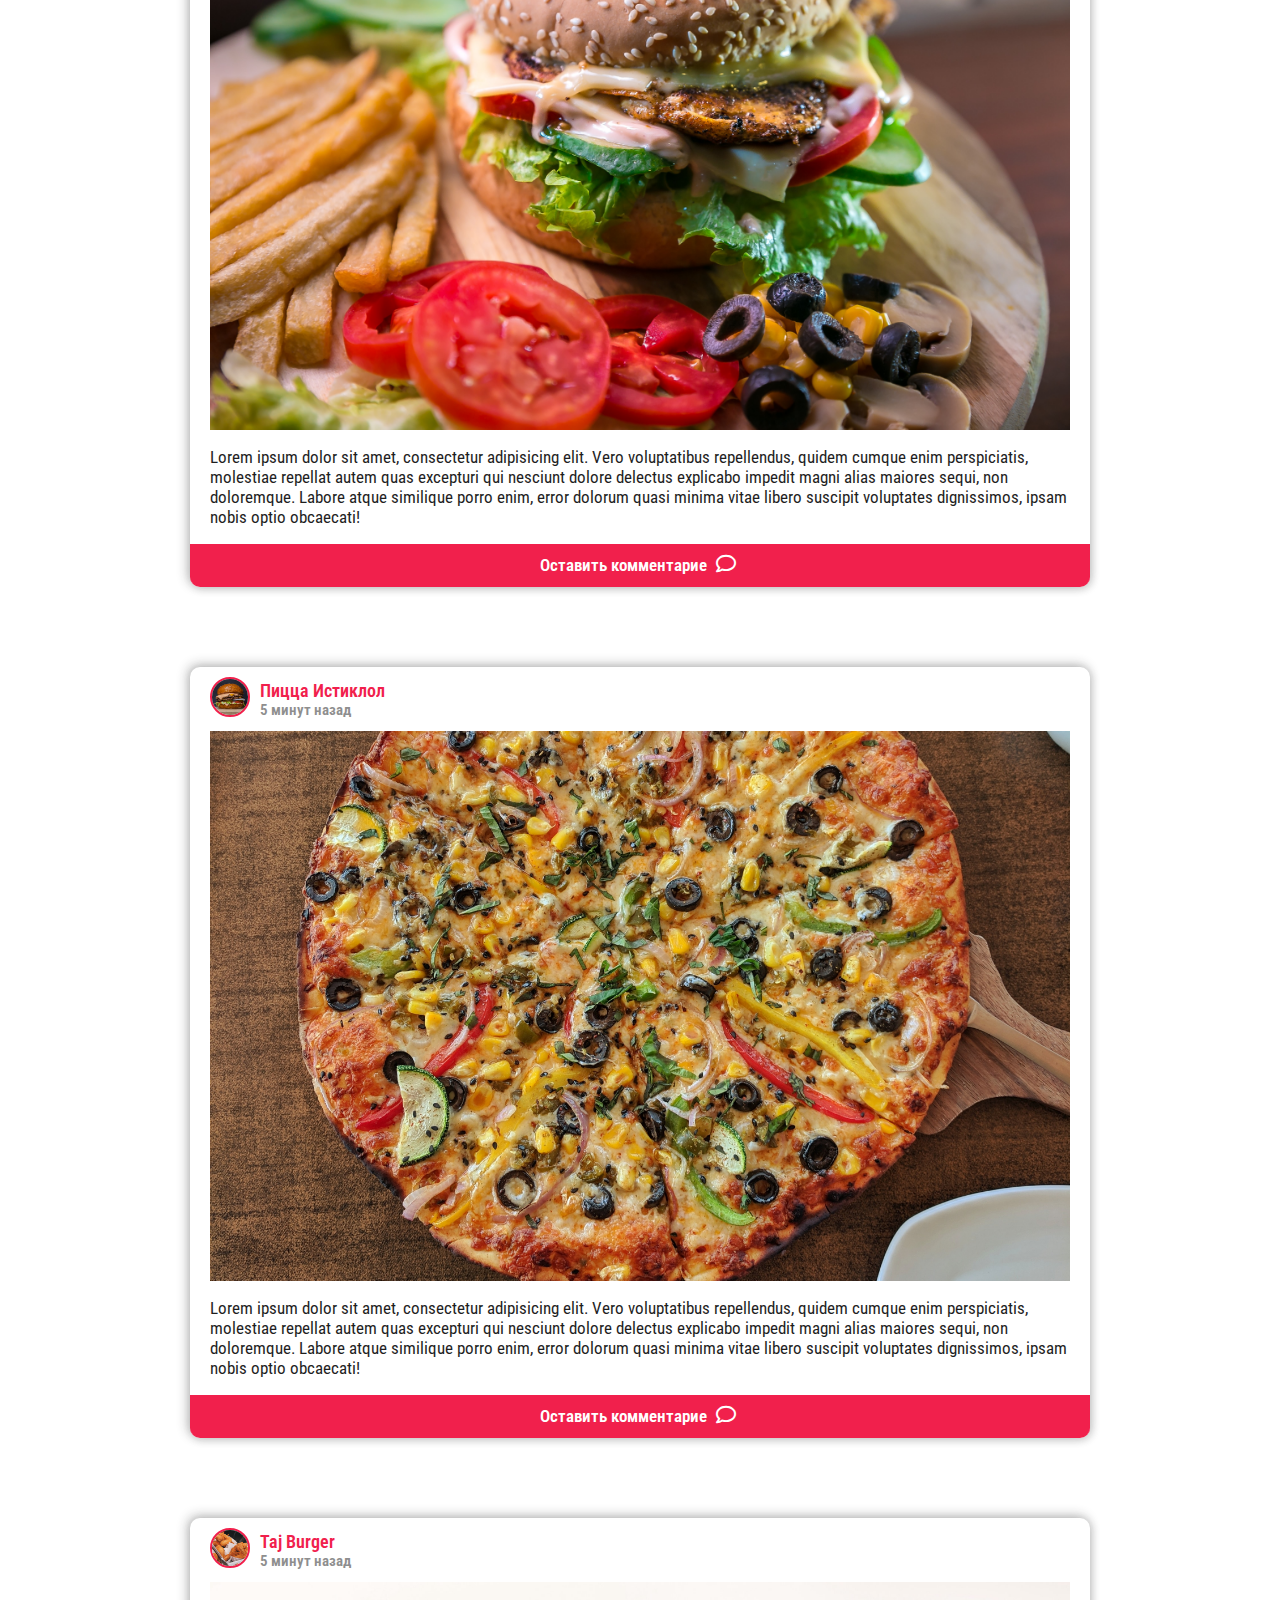
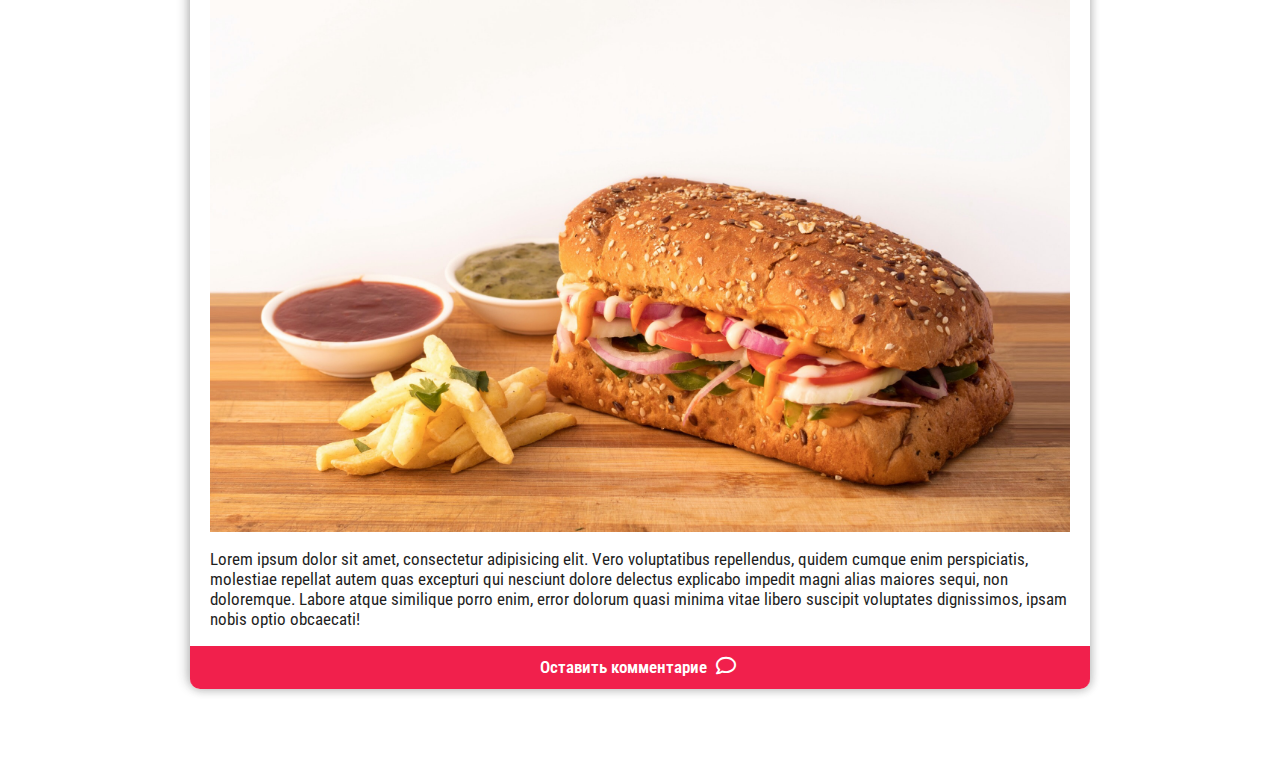
<file: Food/own_cabinet/news_lite.html>
<!DOCTYPE html>
<html lang="en">
<head>
  <meta charset="UTF-8">
  <meta name="viewport" content="width=device-width, initial-scale=1.0">
  <meta http-equiv="X-UA-Compatible" content="ie=edge">
  <link href="https://fonts.googleapis.com/css2?family=Roboto+Condensed:ital,wght@0,300;0,400;0,700;1,300;1,400&display=swap" rel="stylesheet">
  <link href="https://fonts.googleapis.com/css2?family=Cuprum:ital,wght@0,400;0,700;1,400;1,700&family=Exo+2:ital,wght@0,300;0,400;0,500;0,600;1,300&family=Roboto+Condensed:ital,wght@0,300;0,400;0,700;1,400&display=swap" rel="stylesheet">
  <link rel="stylesheet" href="../css/cabin_style.css">
  <link rel="stylesheet" href="../css/all.min.css" type="text/css">
  <script src="../js/jquery.js"></script>
  <title>Новости Lite</title>
</head>
<body>

  <header class="order-header">
    <div class="wall-container">
      <div class="flex-header-walls">
        <div class="logo">
          <img src="../img/logo.png" alt="logo">
        </div>
        <div class="chat_sup">
          <a href="own_cabin.html" class="main-menu-a">Главная</a>
          <a href="wall.html" class="main-menu-a">Стена</a>
          <a href="my_orders.html" class="main-menu-a">Заказы</a>
          <a href="main_settings.html" class="main-menu-a">Настройки</a>
          <a href="#" class="chatt"><i class="fa fa-comments"></i></a>
        </div>
      </div>
      <div class="wall-bcg">
        <img src="../img/lite.png" alt="bcg">
      </div>
      <h1 class="wall-name">Новости <span id="lite">Lite</span></h1>
      <div class="wall-text">
        <p>Lorem ipsum dolor sit amet, consectetur adipisicing elit. In dignissimos officiis,
          asperiores suscipit. Odio cum quaerat expedita, consequuntur ab nisi. Facere tempore
          reprehenderit fuga accusantium rem temporibus, eum sed molestiae et, porro pariatur
          omnis.lor</p>
      </div>
    </div>
  </header>

  <div class="news-lite-posts">
    <div class="wall-container">
      <div class="straight-div">
        <h3 class="straight-main-text">Новости</h3>
      </div>

      <div class="lite-posts">

        <div class="lite-content">
          <div class="lite-top">
            <div class="user-lite">
              <img src="../img/test/hot1.jpg" alt="user">
            </div>
            <div class="lite-after">
              <div class="lite-post-name">
                Taj Burger
              </div>
              <div class="lite-post-time">
                <span>5 </span> минут назад
              </div>
            </div>
          </div><!-- Lite top -->
          <div class="img-lite">
            <img src="../img/test/new1.jpg" alt="img-lite">
          </div>
          <div class="lite-text">
            <p>Lorem ipsum dolor sit amet, consectetur adipisicing elit. Vero voluptatibus repellendus,
              quidem cumque enim perspiciatis, molestiae repellat autem quas excepturi qui nesciunt dolore
              delectus explicabo impedit magni alias maiores sequi, non doloremque. Labore atque similique
              porro enim, error dolorum quasi minima vitae libero suscipit voluptates dignissimos, ipsam nobis
              optio obcaecati!</p>
          </div>
          <div class="lite-icons">
            Оставить комментарие <i class="far fa-comment comment-lite"></i>
          </div>
        </div><!-- lite content -->

        <div class="lite-content">
          <div class="lite-top">
            <div class="user-lite">
              <img src="../img/test/burger1.jpg" alt="user">
            </div>
            <div class="lite-after">
              <div class="lite-post-name">
                Пицца Истиклол
              </div>
              <div class="lite-post-time">
                <span>5 </span> минут назад
              </div>
            </div>
          </div><!-- Lite top -->
          <div class="img-lite">
            <img src="../img/test/hot2.jpg" alt="img-lite">
          </div>
          <div class="lite-text">
            <p>Lorem ipsum dolor sit amet, consectetur adipisicing elit. Vero voluptatibus repellendus,
              quidem cumque enim perspiciatis, molestiae repellat autem quas excepturi qui nesciunt dolore
              delectus explicabo impedit magni alias maiores sequi, non doloremque. Labore atque similique
              porro enim, error dolorum quasi minima vitae libero suscipit voluptates dignissimos, ipsam nobis
              optio obcaecati!</p>
          </div>
          <div class="lite-icons">
            Оставить комментарие <i class="far fa-comment comment-lite"></i>
          </div>
        </div><!-- lite content -->

        <div class="lite-content">
          <div class="lite-top">
            <div class="user-lite">
              <img src="../img/test/burger1.jpg" alt="user">
            </div>
            <div class="lite-after">
              <div class="lite-post-name">
                Пицца Истиклол
              </div>
              <div class="lite-post-time">
                <span>5 </span> минут назад
              </div>
            </div>
          </div><!-- Lite top -->
          <div class="img-lite">
            <img src="../img/test/pizza2.jpg" alt="img-lite">
          </div>
          <div class="lite-text">
            <p>Lorem ipsum dolor sit amet, consectetur adipisicing elit. Vero voluptatibus repellendus,
              quidem cumque enim perspiciatis, molestiae repellat autem quas excepturi qui nesciunt dolore
              delectus explicabo impedit magni alias maiores sequi, non doloremque. Labore atque similique
              porro enim, error dolorum quasi minima vitae libero suscipit voluptates dignissimos, ipsam nobis
              optio obcaecati!</p>
          </div>
          <div class="lite-icons">
            Оставить комментарие <i class="far fa-comment comment-lite"></i>
          </div>
        </div><!-- lite content -->

        <div class="lite-content">
          <div class="lite-top">
            <div class="user-lite">
              <img src="../img/test/hot1.jpg" alt="user">
            </div>
            <div class="lite-after">
              <div class="lite-post-name">
                Taj Burger
              </div>
              <div class="lite-post-time">
                <span>5 </span> минут назад
              </div>
            </div>
          </div><!-- Lite top -->
          <div class="img-lite">
            <img src="../img/test/new2.jpg" alt="img-lite">
          </div>
          <div class="lite-text">
            <p>Lorem ipsum dolor sit amet, consectetur adipisicing elit. Vero voluptatibus repellendus,
              quidem cumque enim perspiciatis, molestiae repellat autem quas excepturi qui nesciunt dolore
              delectus explicabo impedit magni alias maiores sequi, non doloremque. Labore atque similique
              porro enim, error dolorum quasi minima vitae libero suscipit voluptates dignissimos, ipsam nobis
              optio obcaecati!</p>
          </div>
          <div class="lite-icons">
            Оставить комментарие <i class="far fa-comment comment-lite"></i>
          </div>
        </div><!-- lite content -->

      </div><!-- lite posts -->

    </div><!-- wall-container -->
  </div>

</body>
</html>
</file>
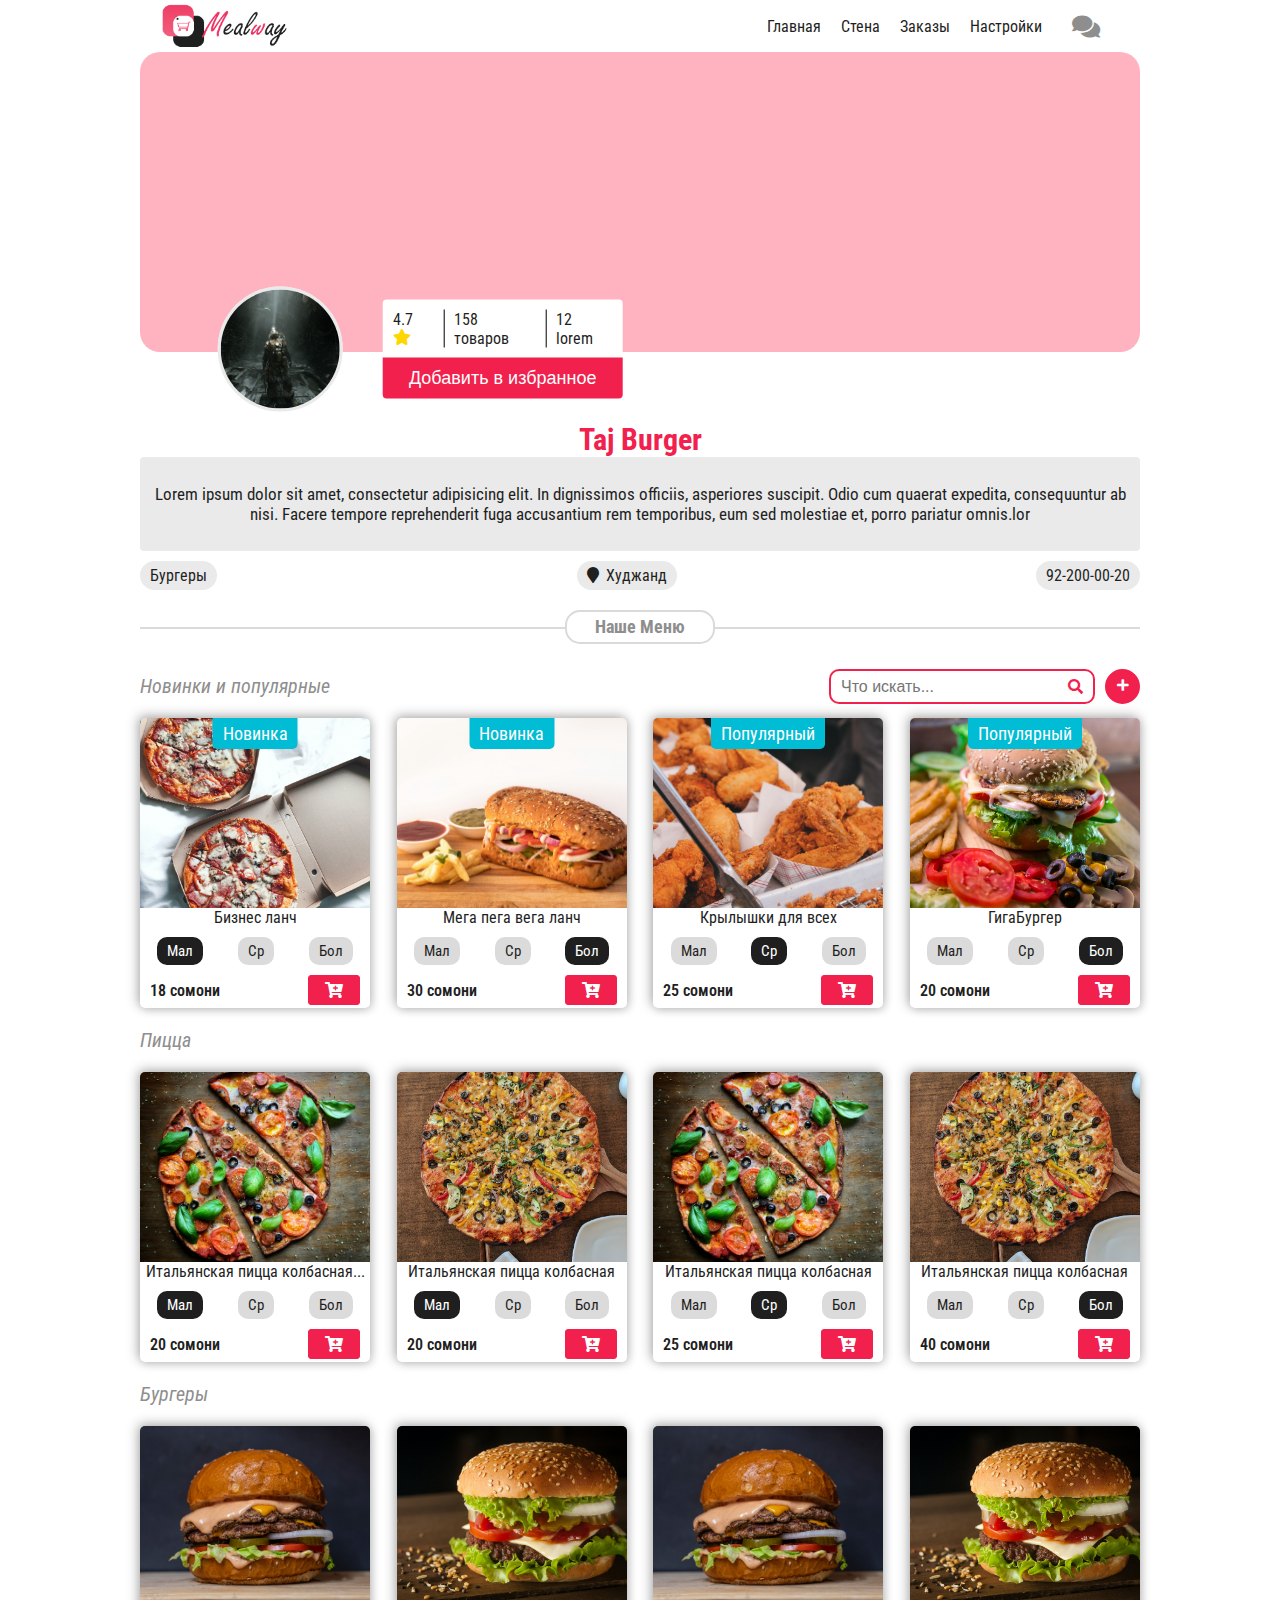
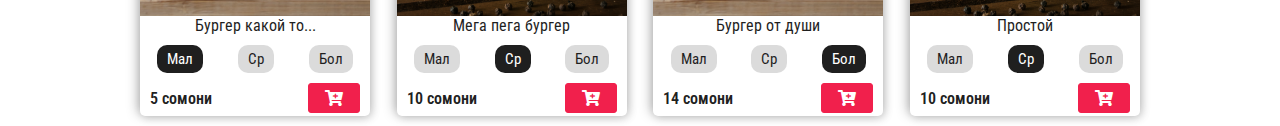
<file: Food/own_cabinet/own_cabin.html>
<html lang="en">
<head>
    <meta charset="UTF-8">
    <meta name="viewport" content="width=device-width, initial-scale=1.0">
    <title>Аккаунт</title>
    <link rel="stylesheet" href="../css/cabin_style.css">
    <link href="https://fonts.googleapis.com/css2?family=Roboto+Condensed:ital,wght@0,300;0,400;0,700;1,300;1,400&display=swap" rel="stylesheet">
    <link href="https://fonts.googleapis.com/css2?family=Cuprum:ital,wght@0,400;0,700;1,400;1,700&family=Exo+2:ital,wght@0,300;0,400;0,500;0,600;1,300&family=Roboto+Condensed:ital,wght@0,300;0,400;0,700;1,400&display=swap" rel="stylesheet">
	  <link rel="stylesheet" href="../css/all.min.css" type="text/css">
    <script src="../js/jquery.js"></script>
</head>
  <body>
    <div class="active_add_meal"></div>
      <header class="header">
        <div class="cabin-container">
          <div class="flex-header">
            <div class="logo">
              <img src="../img/logo.png" alt="logo">
            </div>
            <div class="chat_sup">
              <a href="own_cabin.html" class="main-menu-a">Главная</a>
              <a href="wall.html" class="main-menu-a">Стена</a>
              <a href="my_orders.html" class="main-menu-a">Заказы</a>
              <a href="main_settings.html" class="main-menu-a">Настройки</a>
              <a href="#" class="chatt"><i class="fa fa-comments"></i></a>
            </div>
          </div>
        </div>
      </header>

      <div class="inner">
        <div class="cabin-container">
          <div class="info_accaunt">
            <div class="user_img">
              <img src="../img/slideShow/slide1.jpg" alt="user">
            </div>
            <div class="info_user">
              <div class="flex-info">
                <div class="info_rating">
                  <span>4.7 </span><i class="fa fa-star star"></i>
                </div>
                <div class="quantity_products">
                  <i class="fa fa-food"></i><span>158 </span>товаров
                </div>
                <div class="some">
                  12 lorem
                </div>
              </div><!-- Flex info -->
              <div class="favorite">
                <button class="fav_click">Добавить в избранное</button>
              </div>
            </div><!-- Info_user -->
          </div><!-- Info_accaunt -->
        </div>
      </div><!-- Inner -->


      <div class="store_about">
        <div class="cabin-container">
          <h1 class="store-name">Taj Burger</h1>
          <div class="store-info">
            <div class="about-text">
              <p>Lorem ipsum dolor sit amet, consectetur adipisicing elit. In dignissimos officiis,
                asperiores suscipit. Odio cum quaerat expedita, consequuntur ab nisi. Facere tempore
                reprehenderit fuga accusantium rem temporibus, eum sed molestiae et, porro pariatur
                omnis.lor</p>
            </div>
            <div class="main-info-text">
              <div class="type">
                Бургеры
              </div>
              <div class="city">
                <i class="fa fa-map-marker map"></i>Худжанд
              </div>
              <div class="phone">
                92-200-00-20
              </div>
            </div><!-- Main-info-text -->
          </div>
        </div>
      </div>

      <div class="our-menu">
        <div class="cabin-container">
          <div class="straight-div">
            <h3 class="straight-main-text">Наше Меню</h3>
          </div>


          <div class="add_meal">
            <div>
            <button type="button" name="button" class="exit-add-meal"><li class="fa fa-times"></li></button>
            <h1 id="add_meal_h1">Добавьте в <span id="newColor">один</span> клик</h1>
              <form action="">
              <div>
                <input type="text" placeholder="Имя еды" class="input_add_meal">
                <input type="number" placeholder="Цена" class="input_add_meal">
              </div>
              <div class="sizez-meal-add">
                <h2 class="common_h2">Размеры</h2>
                <div><input type="checkbox" id="add_cat_meal"><label for="add_cat_meal">Большое</label></div>
                <div><input type="checkbox" id="add_cat_meal"><label for="add_cat_meal">Средный</label></div>
                <div><input type="checkbox" id="add_cat_meal"><label for="add_cat_meal">Маленький</label></div>
              </div>
              <div class="add-img-div">
                <input type="file" name="file" id="file-img-meal" accept="image/*">
                <label for="file-img-meal" class="add-img-meal"><li class="fa fa-image"></li>Выбрать картинку</label>
              </div>
              <div class="category-add-meal">
                <h2 class="common_h2">Создайте <span id="newColor">новую категорию</span> или добавьте в существующее</h2>
                <input type="text" placeholder="Имя новой категории" class="input_add_meal">
                <select class="option-meal" name="">
                  <option value="">Новинки и популярные</option>
                  <option value="">Пиццы</option>
                  <option value="">Бургеры</option>
                  <option value="">Бургеры</option>
                  <option value="">Бургеры</option>
                </select>
                <p>Lorem ipsum dolor sit amet, consectetur adipisicing elit. Facere ea soluta tempora saepe
                  ipsam inventore doloremque suscipit consequatur, amet, ducimus earum eum explicabo neque dolores
                  dicta voluptas quaerat. Minus, suscipit pariatur ad aspernatur! Aut facilis est sunt cumque vel
                  deserunt assumenda vitae explicabo dolor eveniet.</p>
              </div>
              <button type="button" name="button" class="add-to-menu-btn">Добавить в меню</button>

              </form>
            </div>
          </div><!-- Add Meal -->


          <div class="menu-content">
            <div class="meals">
              <div class="meal-cat">
                <div class="flex-top">
                  <h3 class="name-h3">Новинки и популярные</h3>
                  <div class="buttons-top">
                    <div class="search-box">
                      <input type="text" name="button-search-cab" class="search-text-cab" placeholder="Что искать..."/>
                      <a href="#" class="button-search-cab"><i class="fa fa-search searchik"></i></a>
                    </div>
                    <div class="btn-div-plus">
                    <button name="button-plus" class="button-plus"><i class="fa fa-plus plusic"></i></button>
                    </div>
                  </div>
                </div>
                <div class="meals-flex">
                  <div class="main-meal-content">
                      <div class="img-meal new">
                        <img src="../img/test/new1.jpg" alt="meal">
                      </div>
                      <div class="meal-name">
                        Бизнес ланч
                      </div>
                      <div class="size">
                        <span class="sizes active">Мал</span>
                        <span class="sizes">Ср</span>
                        <span class="sizes">Бол</span>
                      </div>
                      <div class="bottom-content">
                        <div class="price">
                          18 сомони
                        </div>
                        <button class="shop-btn"><i class="fa fa-cart-plus"></i></button>
                      </div>
                  </div><!-- Main-meal-content -->

                  <div class="main-meal-content">
                      <div class="img-meal new">
                        <img src="../img/test/new2.jpg" alt="meal">
                      </div>
                      <div class="meal-name">
                        Мега пега вега ланч
                      </div>
                      <div class="size">
                        <span class="sizes">Мал</span>
                        <span class="sizes">Ср</span>
                        <span class="sizes active">Бол</span>
                      </div>
                      <div class="bottom-content">
                        <div class="price">
                          30 сомони
                        </div>
                        <button class="shop-btn"><i class="fa fa-cart-plus"></i></button>
                      </div>
                  </div><!-- Main-meal-content -->

                  <div class="main-meal-content">
                      <div class="img-meal hot">
                        <img src="../img/test/hot1.jpg" alt="meal">
                      </div>
                      <div class="meal-name">
                        Крылышки для всех
                      </div>
                      <div class="size">
                        <span class="sizes">Мал</span>
                        <span class="sizes active">Ср</span>
                        <span class="sizes">Бол</span>
                      </div>
                      <div class="bottom-content">
                        <div class="price">
                          25 сомони
                        </div>
                        <button class="shop-btn"><i class="fa fa-cart-plus"></i></button>
                      </div>
                  </div><!-- Main-meal-content -->

                  <div class="main-meal-content">
                      <div class="img-meal hot">
                        <img src="../img/test/hot2.jpg" alt="meal">
                      </div>
                      <div class="meal-name">
                        ГигаБургер
                      </div>
                      <div class="size">
                        <span class="sizes">Мал</span>
                        <span class="sizes">Ср</span>
                        <span class="sizes active">Бол</span>
                      </div>
                      <div class="bottom-content">
                        <div class="price">
                          20 сомони
                        </div>
                        <button class="shop-btn"><i class="fa fa-cart-plus"></i></button>
                      </div>
                  </div><!-- Main-meal-content -->

                </div><!-- Meals flex -->

              </div><!-- Meals-cat -->


              <div class="meal-cat">
                  <h3 class="name-h3">Пицца</h3>
                <div class="meals-flex">
                  <div class="main-meal-content">
                      <div class="img-meal">
                        <img src="../img/test/pizza1.jpg" alt="meal">
                      </div>
                      <div class="meal-name">
                        Итальянская пицца колбасная...
                      </div>
                      <div class="size">
                        <span class="sizes active">Мал</span>
                        <span class="sizes">Ср</span>
                        <span class="sizes">Бол</span>
                      </div>
                      <div class="bottom-content">
                        <div class="price">
                          20 сомони
                        </div>
                        <button class="shop-btn"><i class="fa fa-cart-plus"></i></button>
                      </div>
                  </div><!-- Main-meal-content -->

                  <div class="main-meal-content">
                      <div class="img-meal">
                        <img src="../img/test/pizza2.jpg" alt="meal">
                      </div>
                      <div class="meal-name">
                        Итальянская пицца колбасная
                      </div>
                      <div class="size">
                        <span class="sizes active">Мал</span>
                        <span class="sizes">Ср</span>
                        <span class="sizes">Бол</span>
                      </div>
                      <div class="bottom-content">
                        <div class="price">
                          20 сомони
                        </div>
                        <button class="shop-btn"><i class="fa fa-cart-plus"></i></button>
                      </div>
                  </div><!-- Main-meal-content -->

                  <div class="main-meal-content">
                      <div class="img-meal">
                        <img src="../img/test/pizza1.jpg" alt="meal">
                      </div>
                      <div class="meal-name">
                        Итальянская пицца колбасная
                      </div>
                      <div class="size">
                        <span class="sizes">Мал</span>
                        <span class="sizes active">Ср</span>
                        <span class="sizes">Бол</span>
                      </div>
                      <div class="bottom-content">
                        <div class="price">
                          25 сомони
                        </div>
                        <button class="shop-btn"><i class="fa fa-cart-plus"></i></button>
                      </div>
                  </div><!-- Main-meal-content -->

                  <div class="main-meal-content">
                      <div class="img-meal">
                        <img src="../img/test/pizza2.jpg" alt="meal">
                      </div>
                      <div class="meal-name">
                        Итальянская пицца колбасная
                      </div>
                      <div class="size">
                        <span class="sizes">Мал</span>
                        <span class="sizes">Ср</span>
                        <span class="sizes active">Бол</span>
                      </div>
                      <div class="bottom-content">
                        <div class="price">
                          40 сомони
                        </div>
                        <button class="shop-btn"><i class="fa fa-cart-plus"></i></button>
                      </div>
                  </div><!-- Main-meal-content -->

                </div><!-- Meals flex -->

              </div><!-- Meals-cat -->

              <div class="meal-cat">
                  <h3 class="name-h3">Бургеры</h3>
                <div class="meals-flex">
                  <div class="main-meal-content">
                      <div class="img-meal">
                        <img src="../img/test/burger1.jpg" alt="meal">
                      </div>
                      <div class="meal-name">
                        Бургер какой то...
                      </div>
                      <div class="size">
                        <span class="sizes active">Мал</span>
                        <span class="sizes">Ср</span>
                        <span class="sizes">Бол</span>
                      </div>
                      <div class="bottom-content">
                        <div class="price">
                          5 сомони
                        </div>
                        <button class="shop-btn"><i class="fa fa-cart-plus"></i></button>
                      </div>
                  </div><!-- Main-meal-content -->

                  <div class="main-meal-content">
                      <div class="img-meal">
                        <img src="../img/test/burger2.jpg" alt="meal">
                      </div>
                      <div class="meal-name">
                        Мега пега бургер
                      </div>
                      <div class="size">
                        <span class="sizes">Мал</span>
                        <span class="sizes active">Ср</span>
                        <span class="sizes">Бол</span>
                      </div>
                      <div class="bottom-content">
                        <div class="price">
                          10 сомони
                        </div>
                        <button class="shop-btn"><i class="fa fa-cart-plus"></i></button>
                      </div>
                  </div><!-- Main-meal-content -->

                  <div class="main-meal-content">
                      <div class="img-meal">
                        <img src="../img/test/burger1.jpg" alt="meal">
                      </div>
                      <div class="meal-name">
                        Бургер от души
                      </div>
                      <div class="size">
                        <span class="sizes">Мал</span>
                        <span class="sizes">Ср</span>
                        <span class="sizes active">Бол</span>
                      </div>
                      <div class="bottom-content">
                        <div class="price">
                          14 сомони
                        </div>
                        <button class="shop-btn"><i class="fa fa-cart-plus"></i></button>
                      </div>
                  </div><!-- Main-meal-content -->

                  <div class="main-meal-content">
                      <div class="img-meal">
                        <img src="../img/test/burger2.jpg" alt="meal">
                      </div>
                      <div class="meal-name">
                        Простой
                      </div>
                      <div class="size">
                        <span class="sizes">Мал</span>
                        <span class="sizes active">Ср</span>
                        <span class="sizes">Бол</span>
                      </div>
                      <div class="bottom-content">
                        <div class="price">
                          10 сомони
                        </div>
                        <button class="shop-btn"><i class="fa fa-cart-plus"></i></button>
                      </div>
                  </div><!-- Main-meal-content -->

                </div><!-- Pizzas flex -->

              </div><!-- Meal- cat -->
            </div><!-- Meals -->
          </div><!-- Menu-content -->
        </div>
      </div>

<script type="text/javascript" src="../js/test.js"></script>
  </body>
</html>
</file>
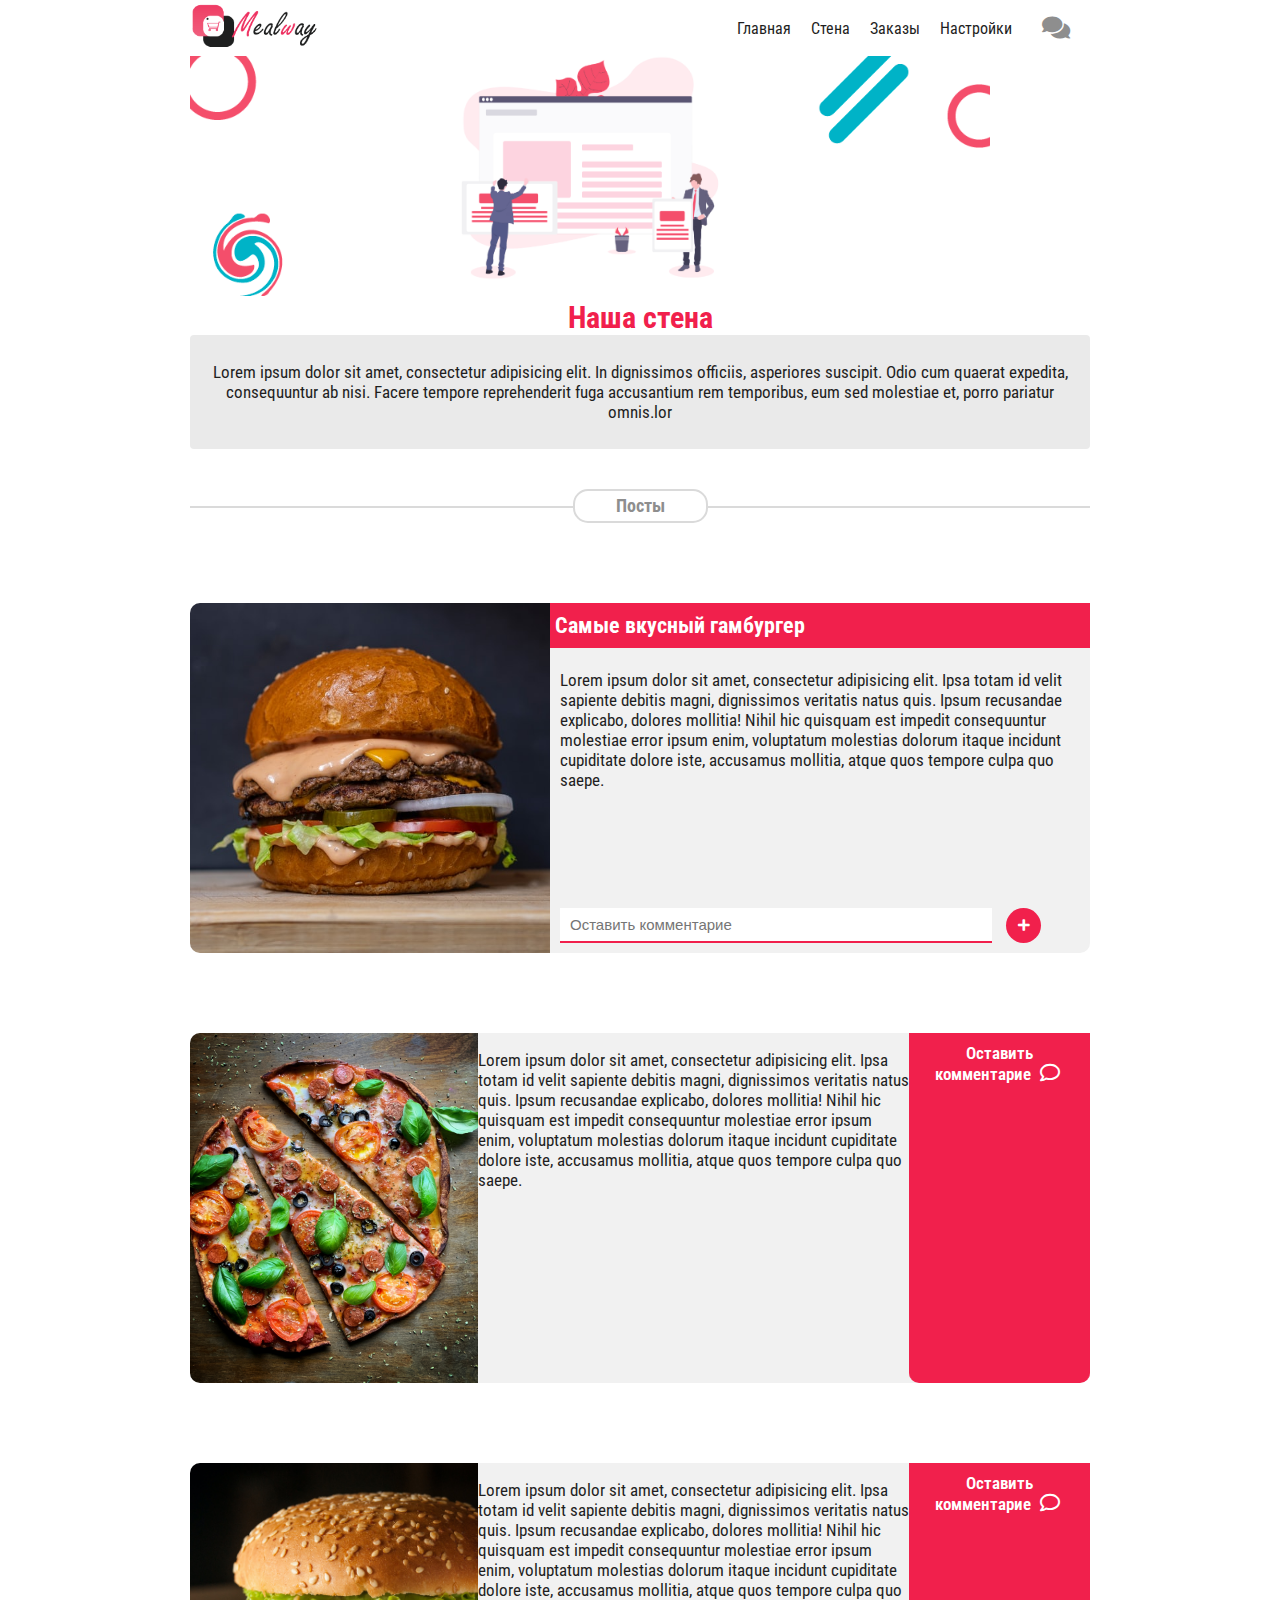
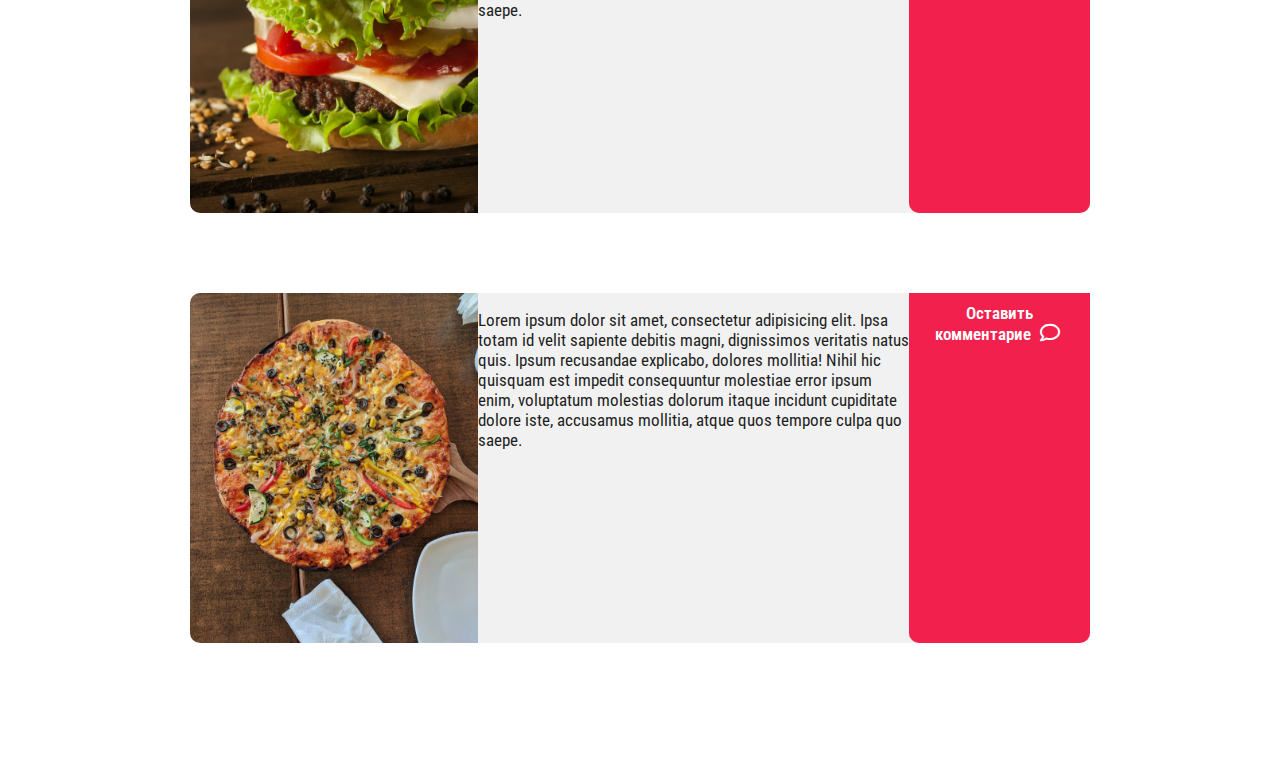
<file: Food/own_cabinet/wall.html>
<!DOCTYPE html>
<html lang="en">
<head>
  <meta charset="UTF-8">
  <meta name="viewport" content="width=device-width, initial-scale=1.0">
  <meta http-equiv="X-UA-Compatible" content="ie=edge">
  <link href="https://fonts.googleapis.com/css2?family=Roboto+Condensed:ital,wght@0,300;0,400;0,700;1,300;1,400&display=swap" rel="stylesheet">
  <link href="https://fonts.googleapis.com/css2?family=Cuprum:ital,wght@0,400;0,700;1,400;1,700&family=Exo+2:ital,wght@0,300;0,400;0,500;0,600;1,300&family=Roboto+Condensed:ital,wght@0,300;0,400;0,700;1,400&display=swap" rel="stylesheet">
  <link rel="stylesheet" href="../css/cabin_style.css">
  <link rel="stylesheet" href="../css/all.min.css" type="text/css">
  <script src="../js/jquery.js"></script>
  <title>Стена</title>
</head>
<body>
  <header class="order-header">
    <div class="wall-container">
      <div class="flex-header-walls">
        <div class="logo">
          <img src="../img/logo.png" alt="logo">
        </div>
        <div class="chat_sup">
          <a href="own_cabin.html" class="main-menu-a">Главная</a>
          <a href="wall.html" class="main-menu-a">Стена</a>
          <a href="my_orders.html" class="main-menu-a">Заказы</a>
          <a href="main_settings.html" class="main-menu-a">Настройки</a>
          <a href="#" class="chatt"><i class="fa fa-comments"></i></a>
        </div>
      </div>
      <div class="wall-bcg">
        <img src="../img/wall-bcg.png" alt="bcg">
      </div>
      <h1 class="wall-name">Наша стена</h1>
      <div class="wall-text">
        <p>Lorem ipsum dolor sit amet, consectetur adipisicing elit. In dignissimos officiis,
          asperiores suscipit. Odio cum quaerat expedita, consequuntur ab nisi. Facere tempore
          reprehenderit fuga accusantium rem temporibus, eum sed molestiae et, porro pariatur
          omnis.lor</p>
      </div>
    </div>
  </header>

  <div class="wall-posts">
    <div class="wall-container">
      <div class="straight-div">
        <h3 class="straight-main-text">Посты</h3>
      </div>

      <div class="wall-posts-contents">

        <div class="post-content">
          <div class="post-img">
            <img src="../img/test/burger1.jpg" alt="post_img">
          </div>
          <div class="post-info">
            <div class="textinfo-post">
              <h1 class="headline">Самые вкусный гамбургер</h1>
              <p id="post-text">Lorem ipsum dolor sit amet, consectetur adipisicing elit. Ipsa totam id velit sapiente
                debitis magni, dignissimos veritatis natus quis. Ipsum recusandae explicabo, dolores mollitia!
                Nihil hic quisquam est impedit consequuntur molestiae error ipsum enim, voluptatum molestias dolorum
                itaque incidunt cupiditate dolore iste, accusamus mollitia, atque quos tempore culpa quo saepe.</p>
            </div>
            <div class="comment-post">
              <form action="">
                <input type="text" name="comment-post-input" class="comment-post-input" placeholder="Оставить комментарие">
                <button class="comment-post-btn"><i class="fa fa-plus"></i></button>
              </form>
            </div>
          </div>
        </div><!-- Post-content -->

        <div class="post-content">
          <div class="post-img">
            <img src="../img/test/pizza1.jpg" alt="post_img">
          </div>
          <div class="post-info">
            <p>Lorem ipsum dolor sit amet, consectetur adipisicing elit. Ipsa totam id velit sapiente
              debitis magni, dignissimos veritatis natus quis. Ipsum recusandae explicabo, dolores mollitia!
              Nihil hic quisquam est impedit consequuntur molestiae error ipsum enim, voluptatum molestias dolorum
              itaque incidunt cupiditate dolore iste, accusamus mollitia, atque quos tempore culpa quo saepe.</p>
          </div>
          <div class="post-icons">
            Оставить комментарие <i class="far fa-comment comment"></i>
          </div>
        </div><!-- Post-content -->

        <div class="post-content">
          <div class="post-img">
            <img src="../img/test/burger2.jpg" alt="post_img">
          </div>
          <div class="post-info">
            <p>Lorem ipsum dolor sit amet, consectetur adipisicing elit. Ipsa totam id velit sapiente
              debitis magni, dignissimos veritatis natus quis. Ipsum recusandae explicabo, dolores mollitia!
              Nihil hic quisquam est impedit consequuntur molestiae error ipsum enim, voluptatum molestias dolorum
              itaque incidunt cupiditate dolore iste, accusamus mollitia, atque quos tempore culpa quo saepe.</p>
          </div>
          <div class="post-icons">
            Оставить комментарие <i class="far fa-comment comment"></i>
          </div>
        </div><!-- Post-content -->

        <div class="post-content">
          <div class="post-img">
            <img src="../img/test/pizza2.jpg" alt="post_img">
          </div>
          <div class="post-info">
            <p>Lorem ipsum dolor sit amet, consectetur adipisicing elit. Ipsa totam id velit sapiente
              debitis magni, dignissimos veritatis natus quis. Ipsum recusandae explicabo, dolores mollitia!
              Nihil hic quisquam est impedit consequuntur molestiae error ipsum enim, voluptatum molestias dolorum
              itaque incidunt cupiditate dolore iste, accusamus mollitia, atque quos tempore culpa quo saepe.</p>
          </div>
          <div class="post-icons">
            Оставить комментарие <i class="far fa-comment comment"></i>
          </div>
        </div><!-- Post-content -->

      </div>
    </div>
  </div>
</body>
</html>
</file>
<file: Food/css/style.css>
body
{
    font-size: 15px;
    color: #1f1f1f;
    margin: 0;
    padding: 0;
    background-color: #f1f1f1;
    outline: none;
    font-weight: normal;
    font-family: 'Roboto Condensed', sans-serif;
}
/* #fff3f5 */
*,
*:before,
*:after
{
    box-sizing: border-box;
}

a
{
    text-decoration: none;
}

h1, h2, h3, h4, h5, h6
{
    padding: 0;
    margin: 0;
}

.container
{
    width: 100%;
    max-width: 1200px;
    padding: 20px 0;
    margin: 0 auto;
}

.header
{
    width: 100%;
    height: 80px;
    align-items: center;
    z-index: 1000;
}

.all-top
{
    display: flex;
    justify-content: space-between;
    padding: 0 20px;
    margin: 0 auto;
    width: 100%;
    align-items: center;
}

.left
{
    display: flex;
    justify-content: space-between;
    align-items: center;
}

.logo
{
	width: 130px;
	padding-top: 0;
}

.logo img
{
	width: 130px;
	align-items: center;
	margin: 0 auto;
}

select
{
    -webkit-appearance: none;
    appearance: none;
    -moz-appearance: none;
    outline: none;
    border: none;
    width: 150px;
    font-family: 'Cuprum', sans-serif;
}

#citT
{
    font-size: 18px;
    padding: 5px;
    margin: 10px;
    overflow: hidden;
    cursor: pointer;
    color: #333;
}

.formT
{
    position: relative;
    margin: auto 40px;
    align-items: center;
}

.formT:after
{
    content: "\25BC";
    position: absolute;
    top: 50%;
    left: 100%;
    transform: translate(-100%, -50%);
    background-color: #fc5185;
    padding: 5px;
    cursor: pointer;
    color: #fff;
    font-size: 12px;
}

.nav
{
    display: flex;
    justify-content: center;
    align-items: center;
}

.btn-header
{
    padding: 9px 13px;
    border-radius: 15px;
    outline: none;
    font-size: 16px;
    font-weight: 600;
    align-items: center;
}

.sign-up
{
    color: #fff;
    transition: .3s linear;
    background: #f1204c;
}

.sign-up:hover,
.sign-up:focus
{
    background: #f1204cba;
    color: #fff;
}

.user
{
    font-size: 25px;
    margin: 0 20px;
    color: #8e8e8e;
    transition: .2s ease-out;
}

.user:hover
{
    color: #f1204c;
}

/* Inner */
.inner
{
    display: flex;
    justify-content: center;
    flex-direction: column;

    width: 100%;
    margin: 0 auto;
    height: 300px;
    background: url(../img/bcg.jpg) center no-repeat;
    background-size: cover;
    -webkit-background-size: cover;
    border-radius: 20px;
}

.welcome-words
{
    width: 45%;
    padding: 50px 20px;
    height: 100%;
}

#newColor
{
    color: #f1204c;
}

.easy-order
{
    font-size: 36px;
    font-family: 'Roboto Condensed', sans-serif;
    padding: 3px 0;
    color: #333;
}

.text
{
    color: #333;
    font-size: 20px;
    font-weight: 500;
    font-family: 'Roboto Condensed', sans-serif;
    padding-top: 10px;
    color: #333;
}

/* Stores */

.stores
{
    width: 100%;
    height: 100%;
}

.restaurants
{
    font-size: 38px;
    font-weight: 600;
    padding-bottom: 20px;
    font-family: 'Exo 2', sans-serif;
}

.flex-all
{
    width: 100%;
}

.restSearch
{
  display: flex;
  justify-content: space-between;
}

.search
{
    display: flex;
    align-items: center;
}

.search-box-index
{
  height: 35px;
  border-radius: 10px;
  border: 2px solid #f1204c;
  margin-right: 10px;
  align-items: center;
  display: flex;
  justify-content: space-between;
}
.button-search
{
  color: #f1204c;
  display: flex;
  justify-content: center;
  width: 35px;
  height: 35px;
  align-items: center;
  transition: .2s linear;
}

.button-search:hover
{
  color: #f1204ca1;
}

.search-text-index
{
  border: none;
  outline: none;
  background: none;
  color: #1f1f1f;
  font-size: 16px;
  line-height: 35px;
  padding: 10px;
}

.button-conf
{
  outline: none;
  border: 2px solid #f1204c;
  background: #f1204c;
  border-radius: 10px;
  transition: .3s linear;
  padding: 10px;
  color: #fff;
  width: 35px;
  height: 35px;
  display: flex;
  justify-content: center;
  align-items: center;
}

.button-conf:hover
{
  color: #f1204c;
  border-color: #f1204c;
  background: #fff;
}
/* Fast */

.fast-choose
{
    margin: 0;
    padding-bottom: 20px;
}

.fast-content
{
    width: 100px;
    height: 90px;
    border-radius: 7px;
    box-shadow: -2px -2px 12px rgb(252 81 133 / 32%),
                -2px -2px 8px rgb(252 81 133 / 19%),
                inset -2px -2px 4px rgb(252 81 133 / 25%),
                2px 2px 4px rgb(252 81 133 / 18%);
    overflow: hidden;
    font-family: 'Cuprum', sans-serif;
    display: flex;
    justify-content: center;
    align-items: center;
}

.fast-flex
{
    padding: 10px 0;
    margin: 0;
    align-items: center;
    display: flex;
}

.fast-flex img
{
    width: 40px;
    margin: 0 auto;
    align-items: center;
    text-align: center;
}

.fast-category
{
    padding: 8px 10px;
    border-radius: 7px;
    background-color: rgba(0, 188, 212, 0.17);
    transition: .2s linear;
    text-decoration: none;
    margin: 0 3px;
    color: #101010;
    font-size: 16px;
    list-style-type: none;
    cursor: pointer;
}

.fast-category:hover 
{
  background-color: rgba(0, 188, 212, 0.24);
}
.active
{
    color: #fff;
    background: #00bcd4;
}

.active:hover 
{
  background: #00bcd4;
}

.stores-grid
{
    display: grid;
    grid-template-columns: repeat(3, 1fr);
    grid-gap: 1em;
}

.main-content
{
    background: #faf8fd;
    border-radius: 10px;
    width: 375px;
    margin: auto;
    border-bottom: 2px solid #00bcd4;
    box-shadow: -2px -2px 10px rgba(222, 222, 222, 0.6),
                -2px -2px 8px rgba(210, 210, 210, 0.5),
                inset -2px -2px 4px rgba(255,255,255,0.1),
                2px 2px 8px rgba(0,0,0,0.15);
    transition: .2s linear;
}

.main-content:hover
{
    border-color: #f1204c;
    transform: scale(1.02);
}

.all-see
{
    font-size: 20px;
    margin: 12px auto;
    text-decoration: none;
    padding: 10px;
    border-radius: 3px;
    text-align: center;
    background: #00bcd4;
    display: block;
    color: #fff;
    transition: .2s linear;
}

.all-see:hover
{
  background: rgba(0, 188, 212, 0.66);
}

.store-img
{
    margin: 0;
    position: relative;
    background: silver;
    border-top-right-radius: 10px;
    border-top-left-radius: 10px;
    width: 375px;
    height: 190px;
}

.store-img img
{
    border-top-right-radius: 10px;
    border-top-left-radius: 10px;
    width: 375px;
    height: 190px;
    object-fit: cover;
}

.del-time
{
    position: absolute;
    top: 100%;
    left: 0;
    transform: translate(-0%, -100%);

    background-color: #fff;
    padding: 10px;
    border-top-right-radius: 10px;
}

#time
{
    color: #1d1d1d;
    font-size: 14px;
    font-weight: 600;
    font-family: 'Exo 2', sans-serif;
}

.del-city,
.del-type
{
    color: #7d7d7d;
    font-size: 14px;
}

.store-info
{
    align-items: center;
    text-align: left;
    font-family: 'Roboto Condensed', sans-serif;
}

.head-info
{
    display: flex;
    justify-content: space-between;
    width: 270px;
    align-items: center;
}

.store-name
{
    font-size: 25px;
    padding: 0 10px;
    font-weight: 700;
    color: #333;
    padding-top: 7px;
}

.like
{
    color: rgb(255, 225, 225);
    font-size: 25px;
    transition: .2s ease-out;
}

.like:hover
{
    color:#f22660;
}

/* Delivery */

.del-info
{
    display: flex;
    justify-content: space-between;
    align-items: center;
    width: 265px;
}
.del-price
{
    border-radius: 10px;
    padding: 10px;
    font-size: 15px;
    font-weight: 600;
    font-family: 'Roboto Condensed', sans-serif;
}
#price
{
    color: #333;
    font-weight: 600;
    font-size: 14px;
}
.view-all
{
    width: 100%;
    color: #fff;
    padding: 8px 10px;
    text-decoration: none;
    text-transform: uppercase;
    outline: none;
    background-color: #fc5185;
    margin: 0 auto;
}

/* About */

.about
{
    width: 100%;
    height: 100%;
    margin: auto;
}

.about-top
{
  text-align: center;
  font-size: 38px;
  font-weight: 600;
  padding-bottom: 20px;
  font-family: 'Exo 2', sans-serif;
}

.adv-flex
{
  display: flex;
  justify-content: space-between;
}

.adv-about
{
  width: 100%;
  margin: 0 auto;
}

.adv-content
{
  display: flex;
  flex-direction: column;
}

.adv-round
{
  background: #fff;
  border-radius: 50%;
  width: 170px;
  height: 170px;
  position: relative;
  margin: 10px auto;
  border: 4px solid #f1204c;
}
/*#ea315c*/
.adv-round li
{
  position: absolute;
  top: 50%;
  left: 50%;
  transform: translate(-50%, -50%);
  list-style-type: none;
  color: #f1204c;
  font-size: 70px;
  z-index: 1000;
}

.text-about
{
  text-align: center;
}

.text-about h3
{
  font-size: 28px;
  padding-top: 7px;
}

.similar
{
  font-size: 17px;
  padding: 0 10px;
  color: #8e8e8e;
}

/* Start now */

.start-now
{
  padding: 20px 0;
  width: 600px;
  margin: 0 auto;
  text-align: center;
}

.start-like
{
  font-size: 25px;
  font-weight: 400;
}

.btn-about
{
    padding: 9px 15px;
    border-radius: 5px;
    outline: none;
    font-size: 16px;
    font-weight: 600;
    align-items: center;
    border: 2px solid #f1204c;
    color: #f1204c;
    transition: .2s linear;
}

.btn-about:hover
{
  background: #f1204c;
  color: #fff;
}

/* Footer */

.footer
{
  width: 100%;
  background: #faf8fd;
  box-shadow: 0px 0px 10px #a5a2a2;
  margin-top: 20px;
}

.flex-foot
{
  display: flex;
  justify-content: space-between;
}

.all
{
  width: 33%;
  padding: auto 10px;
  font-size: 16px;
}

.foot-info
{
  display: flex;
  flex-direction: column;
  margin: 0 auto;
}

.foot-info a
{
    padding: 4px 0;
    color: #1f1f1f;
    transition: .2s linear;
}

.foot-info a:hover,
.contact nav a:hover,
.contact nav a:hover .fab
{
  color: #8e8e8e;
}

.foot-h
{
  font-size: 22px;
}

.contact nav
{
  display: flex;
  flex-direction: column;
}

.contact nav a
{
    color: #1f1f1f;
    transition: .2s linear;
}

.fab
{
  font-size: 25px;
  padding: 4px 5px;
  color: #1f1f1f;
  transition: .2s linear;
}

/* End of footer */

/* Cont before create */
.form-before-cont{
  position: relative;
  padding: 30px 0;
}

.form-before-cont form h1
{
  text-align: center;
}

.flex-top-profile
{
  display: flex;
  flex-direction: column;
  align-items: center;
}

.photo-div-profile
{
  padding-top: 30px;
}

#file-img
{
  display: none;
}

.choose-photo
{
  cursor: pointer;
  background: #f1204c;
  font-size: 13px;
  color: #fff;
  padding: 7px 10px;
  border-radius: 2px;
  transition: .2s linear;
}

.choose-photo:hover
{
  background: #f1204cd9;
}

.user_img_b
{
  width: 110px;
  height: 110px;
  background: #fff6f6;
  border-radius: 50%;
  margin: 0 auto;
  padding-top: 15px;
}

.user_img_b img
{
  width: 110px;
  height: 110px;
  object-fit: cover;
  border-radius: 50%;
  border: 3px solid #f1204c;
}

.box
{
	width: 95%;
	background: #fff;
	border-radius: 10px;
	padding: 40px;
	box-sizing: border-box;
  margin: 0 auto;
}

.flex-profile
{
  display: flex;
  justify-content: space-between;
}

.in_div
{
	position: relative;
}

.in_flex
{
  width: 45%;
}

.in_div input
{
	width: 100%;
	padding: 10px 0;
	margin: 10px 0;
	font-family: 'Roboto Condensed', sans-serif;
	font-size: 16px;
	color: #1f1f1f;
	outline: none;
	border: none;
	border-bottom: 2px solid #1f1f1f;
	box-sizing: border-box;
	transition: .2s linear;
}

.in_div label
{
	position: absolute;
	top: 20px;
	left: 0;

	color: #8e8e8e;
	font-size: 15px;
	font-family: 'Roboto Condensed', sans-serif;
	transition: .3s linear;
}

.in_div input:focus ~ label,
.in_div input:valid ~ label
{
	top: 0;
	font-weight: 600;
	font-size: 12px;
	color: #f1204c;
}

.in_div input:focus,
.in_div input:valid
{
	border-bottom: 2px solid #f1204c;
}

.profile-area
{
  width: 100%;
  height: 100px;
  outline: none;
  border: none;
  border: 2px solid silver;
  font-size: 17px;
  resize: none;
  font-family: 'Roboto Condensed', sans-serif;
}

.profile_btn
{
	background: #f1204c;
	color: #fff;
	font-family: 'Roboto Condensed', sans-serif;
	cursor: pointer;
	border: none;
	border-radius: 2px;
  padding: 10px;
  font-size: 16px;
  float: right;
  transition: .2s linear;
}

.profile_btn:hover
{
  background: #f1204cd9;
}

.in_div div
{
  font-size: 16px;
  padding: 10px 0;
}

#type_profile,
#city_profile
{
  color: #f1204c;
  font-weight: 600;
  cursor: pointer;
}

/* End of cont before create */
/* Media */

@media (max-width: 1230px)
{
  .container{max-width: 990px}
  .easy-order{font-size: 35px;}
  .text{font-size: 19px;}
  .main-content{width: 320px}
  .store-img{width: 320px; height: 185px;}
  .store-img img{width: 320px; height: 185px;}
  .store-name{font-size: 24px;}
  .adv-round{width: 180px; height: 180px;}
  .text-about h3{font-size: 26px;}
  .similar{font-size: 16px;}
  .start-like{font-size: 24px}
}

@media (max-width: 990px)
{
  .container{max-width: 990px}
  .easy-order{font-size: 35px;}
  .text{font-size: 19px;}
  .main-content{width: 368px}
  .stores-grid{grid-template-columns: repeat(2, 1fr);}
  .store-img{width: 368px; height: 185px;}
  .store-img img{width: 368px; height: 185px;}
  .store-name{font-size: 24px;}
  .adv-round{width: 180px; height: 180px;}
  .text-about h3{font-size: 26px;}
  .similar{font-size: 16px;}
  .start-like{font-size: 24px}
}

/* Auth_page */

.all-pos
{
  position: absolute; top: 50%; left: 50%; transform: translate(-50%, -50%);
}

.container-sign
{
  width: 700px;
  max-width: 100%;
  min-height: 480px;
  margin: auto;
  position: relative;
  overflow: hidden;
  box-shadow: -2px -2px 12px rgba(31, 31, 31, 0.5),
              -2px -2px 12px rgba(255,255,255,0.4),
              inset -2px -2px 4px rgba(255,255,255,0.1),
              2px 2px 8px rgba(0,0,0,0.15);
  border-radius: 10px;
  background: rgba(255, 255, 255, 0.81);
}

.cont-b-create
{
  width: 800px;
  max-width: 100%;
  min-height: 580px;
  margin: auto;
  position: relative;
  overflow: hidden;
  box-shadow: -2px -2px 12px rgba(31 31 31 / 55%),
              -2px -2px 12px rgba(255,255,255,0.4),
              inset -2px -2px 4px rgba(255,255,255,0.1),
              2px 2px 8px rgba(0,0,0,0.15);
  border-radius: 10px;
  background: #fffffff0;
}

.form-container
{
  position: absolute;
  height: 100%;
  transition: all .4s ease-in-out;
}
/* Animation */

.sign_ani
{
  position: absolute; top: 0; left: 50%; transform: translate(-50%, 0);
  width: 100px;
  height: 30px;
  background: #f1204c;
  border-bottom-left-radius: 10px;
  border-bottom-right-radius: 10px;
  transition: all 1s linear;
}

.big_ani
{
    position: absolute; top: -100%;
    width: 100%;
    height: 100%;
    background: #f1204c;
    transition: all 1s linear;
    z-index: 1000;
}

/* That's cool */

.sign-in-active .big_ani
{
  transform: translateY(200%);
  background: #00bcd4;
}

.sign-in-active .sign-in-form
{
  top: 0%;
  transform: translateY(0%);
  opacity: 1;
}

.sign-in-active .sign-up-form
{
  transform: translateY(100%);
  opacity: 0;
}

.sign-in-active .sign_ani
{
  background: #00bcd4;
}

/* End of Animation */

.sign-in-form
{
  top: -100%;
  left: 0;
  width: 100%;
  opacity: 0;
  transition: all 1s linear;
}

.sign-up-form
{
  left: 0;
  width: 100%;
  z-index: 5;
  transition: all 1s linear;
}

.form-container form
{
  display: flex;
  justify-content: center;
  align-items: center;
  text-align: center;
  flex-direction: column;
  height: 100%;
  padding: 20px 50px;
}

.form-input
{
  width: 100%;
  padding: 7px;
  font-size: 15px;
  background: #f1204c2e;
  border: none;
  margin: 5px;
  color: #1f1f1f;
  outline: none;
}
.form-input::placeholder
{
  font-size: 14px;
  font-family: 'Roboto Condensed', sans-serif;
}

.input-up
{
  background: #00bcd436;
}

.sign
{
  padding: 10px 20px;
  border-radius: 20px;
  color: #fff;
  border: none;
  outline: none;
  font-size: 16px;
  font-family: 'Roboto Condensed', sans-serif;
}

.info-href-sign
{
  color: #8e8e8e;
  font-size: 15px;
  padding: 5px 0;
}

.info-link
{
  font-size: 15px;
  text-decoration: none;
  font-weight: 600;
}

#info-linkin
{
  color: #f1204c;
}
#info-linkup
{
  color: #00bcd4;
}
.btn-fup
{
  background: #00bcd4;
}
.btn-fin
{
  background: #f1204c;
}
.forget-password
{
  padding: 5px 0;
  font-size: 14px;
}
.forget-password a
{
  color: #8e8e8e;
}

.our-soc
{
  font-size: 25px;
  padding-top: 10px;
}
.our-soc a i
{
  font-size: 27px;
  color: #f1204c;
  padding: 7px;
  border-radius: 10px;
  transition: .2s linear;
}

.our-soc a:hover .fab
{
  color: #f1204cd9;
  transform: scale(1.1);
}
.our-soc a:hover #soc-second
{
  color: rgba(0, 188, 212, 0.9);
}
#soc-second
{
  color: #00bcd4;
}

.bcg-sign
{
  width: 100%;
  height: 100vh;
  z-index: -1;
  background: url('../img/sb1.jpg') center no-repeat;
  background-size: cover;
  -webkit-background-size: cover;
}
</file>
<file: Food/css/cabin_style.css>
body
{
    font-size: 15px;
    color: #1f1f1f;
    margin: 0;
    padding: 0;
    background-color: #fff;
    outline: none;
    font-weight: normal;
    font-family: 'Roboto Condensed', sans-serif;
    position: relative;
}
/* #fff3f5 */
*,
*:before,
*:after
{
    box-sizing: border-box;
}

a
{
    text-decoration: none;
}

h1, h2, h3, h4, h5, h6
{
    padding: 0;
    margin: 0;
}

#newColor
{
    color: #f1204c;
}

/* Own cabinet */
.cabin-container
{
  width: 100%;
  max-width: 1000px;
  margin: 0 auto;
}

.wall-container
{
  width: 100%;
  max-width: 900px;
  margin: 0 auto;
}

.flex-header
{
  display: flex;
  justify-content: space-between;
  padding: 0 20px;
  align-items: center;
}

.flex-header-walls
{
  display: flex;
  justify-content: space-between;
  align-items: center;
}

.logo
{
	width: 130px;
	padding-top: 0;
}

.logo img
{
	width: 130px;
	align-items: center;
	margin: 0 auto;
}

.chat_sup
{
  display: flex;
  justify-content: space-between;
  align-items: center;
}

.main-menu-a
{
  padding: 0 10px;
  color: #1f1f1f;
  font-size: 16px;
  transition: .2s ease-out;
}

.chatt
{
  font-size: 25px;
  margin: 0 20px;
  color: #8e8e8e;
  transition: .2s ease-out;
}
.chatt:hover,
.main-menu-a:hover
{
    color: #f1204c;
}

/* Section */

.section
{
    width: 300px;
    height: 100vh;
    background-color: #eaeaea;
    z-index: 1000;
    position: fixed;
    top: 0;
    right: 0;
    margin-left: 10px;
    display: none;
}

.nav
{
    display: flex;
    justify-content: flex-end;
    padding: 10px;
    align-items: center;
}

.btn-header
{
    padding: 9px 13px;
    border-radius: 15px;
    outline: none;
    font-size: 16px;
    font-weight: 600;
    align-items: center;
}

.sign-up
{
    color: #fff;
    transition: .3s linear;
    background: #f1204c;
}

.sign-up:hover,
.sign-up:focus
{
    background: #f1204cba;
    color: #fff;
}

.user
{
    font-size: 25px;
    margin: 0 20px;
    color: #8e8e8e;
    transition: .2s ease-out;
}

.user:hover
{
    color: #f1204c;
}
.my-orders
{
    font-size: 30px;
    font-family: 'Roboto Condensed', sans-serif;
    margin: 10px 20px;
    font-weight: 500;
}

/* Fill */

.fill
{
  width: 270px;
  height: 140px;
  background-color: #eaeaea;
  margin: 0 auto;
  border-radius: 15px;
}
.fill form
{
    display: flex;
    flex-direction: column;
    padding: 5px 0;
}

.fill-input
{
  outline: none;
  border: none;
  border-bottom: 2px solid #f1204c;
  width: 100%;
  margin: 0 auto;
  padding: 10px 10px;
  background-color: #eaeaea;
  color: #f1204c;
  font-family: 'Cuprum', sans-serif;
  font-size: 16px;
}
.fill-input::placeholder
{
    color: #929191;
    font-size: 14px;
}

/* End of fill */

/* Choosen */
.choosen
{
    width: 100%;
    padding: 10px 20px;
    align-items: center;
}

.choosen h3
{
    padding-bottom: 10px;
}
.choosen-info
{
    display: flex;
    justify-content: space-between;
    align-items: center;
    position: relative;
    margin: 7px;
}

.choosen-home
{
    display: flex;
    justify-content: space-between;
    align-items: center;
    position: relative;
    margin: 7px;
    width: 220px;
}

.fa-truck
{
  padding-right: 5px;
  color: #00bcd4;
}

.choosen-name
{
    font-size: 15px;
    padding: 0 10px;
}

.choosen-price
{

    font-size: 15px;
    font-family: 'Exo 2', sans-serif;
    color: #1f1f1f;
    font-weight: 600;
}

.bill
{
    font-size: 25px;
    padding: 10px 20px;
    display: flex;
    justify-content: space-between;
    font-family: 'Cuprum', sans-serif;
    position: relative;
}

#total-bill
{
    font-size: 25px;
    font-weight: 600;
}

.bill:after
{
    content: "";
    position: absolute;
    top: 100%;
    left: 0;

    transform: translate(-0%, -100%);
    width: 100%;
    height: 2px;
    background-color: #1c203375;
}

.orderDiv
{
    padding-top: 30px;
    display: flex;
    justify-content: flex-end;
}

.order
{
    font-size: 24px;
    font-family: 'Roboto Condensed', sans-serif;
    background-color: #f1204c;
    color: #fff;
    padding: 8px 10px;
    margin: 10px 0;
}

.order i
{
    font-size: 20px;
}

/* Fixed orders */

.myorders-btn
{
  background: #f1204c;
  position: fixed; top: 90%; left: 80%; transform: translate(-80%, -90%);
  padding: 12px 20px;
  color: #fff;
  border-radius: 10px;
  font-size: 18px;
  z-index: 1000;
  outline: none;
  border: 2px solid #f1204c;
  transition: .2s linear;
  font-family: 'Roboto Condensed', sans-serif
}

.myorders-btn:hover
{
  background: #fff;
  color: #f1204c;
}

.my-main
{
  padding-right: 5px;
}

.count-shop-cart
{
  position: absolute; top: 10%; right: 4%; transform: translate(-4%, -10%);
  background: #fff; color: #f1204c; font-size: 12px; border-radius: 50%; font-weight: bold;
  width: 17px;
  height: 17px;
  display: flex;
  justify-content: center; align-items: center;
}

/* Inner */

.inner
{
  width: 1000px;
  height: 300px;
  background: #ffb2bf;
  border-radius: 20px;
  background-size: cover;
  -webkit-background-size: cover;
  margin: 0 auto;
  position: relative;
  align-items: center;
}

/* Info accaunt */

.info_accaunt
{
  display: flex;
  justify-content: space-between;
  align-items: center;

  position: absolute;
  bottom: -14%;
  left: 14%;
  transform: translate(-14%, 14%);
}

.user_img
{
  width: 125px;
  height: 125px;
  background: #fff6f6;
  border-radius: 50%;
}

.user_img img
{
  width: 125px;
  height: 125px;
  object-fit: cover;
  border-radius: 50%;
  border: 3px solid #eaeaea;
}

.info_user
{
  display: flex;
  flex-direction: column;
  padding: 0 10px;
  align-items: center;
  width: 320px;
}

.flex-info
{
  display: flex;
  justify-content: space-between;
  background: #fff;
  padding: 10px;
  font-size: 16px;
  width: 240px;
  border-top-right-radius: 4px;
  border-top-left-radius: 4px;
}

.info_rating {
  position: relative;
  padding-right: 10px;
}

.star
{
  color: gold;
}

.quantity_products
{
  position: relative;
  padding: 0 10px;
}

.some
{
    padding-left: 10px
}

.info_rating::after,
.quantity_products::after
{
  content: "";
  position: absolute;
  top: 0;
  right: 0;
  width: 1px;
  height: 100%;
  background: black;
}

.fav_click
{
  background: #f1204c;
  outline: none;
  border: none;
  border-bottom-right-radius: 4px;
  border-bottom-left-radius: 4px;
  transition: .2s linear;
  color: #fff;
  font-size: 18px;
  padding: 10px;
  width: 240px;
  display: block;
}

.fav_click:hover
{
  background: #e4e4e4;
  color: #1f1f1f;
}

.store_about
{
  padding-top: 70px;
  width: 100%;
}

.store-name,
.wall-name
{
  text-align: center;
  padding: 0 10px;
  width: 40%;
  margin: 0 auto;
  color: #f1204c;
}

.store-info
{
  width: 100%;
  margin: 0;
}

.about-text,
.wall-text
{
  width: 100%;
  background: #eaeaea;
  padding: 10px;
  border-radius: 4px;
}

.about-text p,
.wall-text p
{
  font-size: 17px;
  text-align: center;
}

.main-info-text
{
  display: flex;
  justify-content: space-between;
  width: 100%;
  font-size: 16px;
}
.type, .city, .phone
{
    color: #1f1f1f;
    background: #eaeaea;
    padding: 5px 10px;
    border-radius: 20px;
    margin-top: 10px;
}

.map
{
  padding-right: 7px;
}

/* Add meal */

.active_add_meal
{
  width: 100%;
  height: 100%;
  position: absolute;
  top: 0;
  left: 0;
  background: rgba(0, 0, 0, 0.76);
  z-index: 999;
  display: none;
}
.add_meal
{
  position: absolute; top: 25%; left: 50%; transform: translate(-50%, -25%);
  width: 100%;
  max-width: 600px;
  height: 600px;
  background: #fff;
  z-index: 1000;
  border-radius: 10px;
  padding: 15px;
  display: none;
}
.add_meal div
{
  position: relative;
}

#add_meal_h1
{
  font-size: 35px;
}

.exit-add-meal
{
  position: absolute; top: 0; right: 0;
  background: #fff;
  border: none;
  font-size: 25px;
  color: #f1204c;
  cursor: pointer;
}
.add_meal form
{
  padding-top: 10px;
  font-size: 16px;
}

.sizez-meal-add
{
  display: flex;
  flex-direction: column;
  padding: 10px 0;
}

.common_h2
{
  font-size: 26px;
  padding: 5px 0;
}
#file-img-meal
{
  display: none;
}

.input_add_meal
{
  padding: 10px;
  outline-color: #f1204c;
  font-size: 14px;
  width: 45%;
}

.add-img-meal
{
  background: #f1204c;
  color: #fff;
  padding: 10px;
  font-size: 16px;
  display: flex;
  align-items: center;
  width: 40%;
  transition: .2s linear;
  cursor: pointer;
}
.add-img-meal .fa
{
  padding: 0 5px;
  font-size: 20px;
}

.add-img-meal:hover
{
  background: rgba(241, 32, 76, 0.84);
}

.add-img-div
{
  padding: 10px 0;
}

.category-add-meal
{
  padding: 10px 0;
}
.option-meal
{
  font-family: 'Roboto Condensed', sans-serif;
  padding: 10px;
  font-size: 14px;
  outline-color: #f1204c;
}

.add-to-menu-btn
{
  padding: 10px;
  font-size: 18px;
  outline: none;
  border: none;
  background: #f1204c;
  color: #fff;
  transition: .2s linear;
  font-family: 'Roboto Condensed', sans-serif;
  width: 100%;
  display: block;
  cursor: pointer;
}

.add-to-menu-btn:hover
{
  background: #fff;
  color: #f1204c;
  font-weight: 600;
  border-right: 2px solid #f1204c;
  border-left: 2px solid #f1204c;
}
/* Menu */

.our-menu
{
  padding-top: 20px;
  position: relative;
}

.menu-content
{
  padding-top: 20px;
  width: 100%;
}

.straight-div
{
  position: relative;
}

.straight-div::before
{
  content: '';
  position: absolute;
  top: 50%;
  left: 0;

  width: 42.5%;
  height: 2px;
  background: #dadada;
}
.straight-div::after
{
  content: '';
  position: absolute;
  top: 50%;
  right: 0;

  width: 42.5%;
  height: 2px;
  background: #dadada;
}

.straight-main-text
{
  text-align: center;
  border: 2px solid #dadada;
  padding: 5px 10px;
  border-radius: 15px;
  margin: 0 auto;
  width: 15%;
  color: #8e8e8e;
}

/* Meal */

.meal-cat
{
  width: 100%;
}

.meals-flex
{
  display: flex;
  justify-content: space-between;
  width: 100%;
  position: relative;
}

.flex-top
{
  display: flex;
  justify-content: space-between;
  align-items: center;
}

.name-h3
{
  font-size: 20px;
  color: #8e8e8e;
  padding: 10px 0;
  font-weight: 400;
  font-style: italic;
}

.buttons-top
{
  display: flex;
  justify-content: space-between;
  align-items: center;
}

.search-box
{
  height: 35px;
  border-radius: 10px;
  border: 2px solid #f1204c;
  margin-right: 10px;
  align-items: center;
  display: flex;
  justify-content: space-between;
}
.button-search-cab
{
  color: #f1204c;
  display: flex;
  justify-content: center;
  width: 35px;
  height: 35px;
  align-items: center;
  transition: .2s linear;
}

.button-search-cab:hover
{
  color: #f1204ca1;
}

.search-text-cab
{
  border: none;
  outline: none;
  background: none;
  color: #1f1f1f;
  font-size: 16px;
  line-height: 35px;
  padding: 10px;
}

.button-plus
{
  outline: none;
  border: 2px solid #f1204c;
  background: #f1204c;
  border-radius: 50%;
  transition: .3s linear;
  padding: 10px;
  color: #fff;
  width: 35px;
  height: 35px;
  display: flex;
  justify-content: center;
  align-items: center;
}

.button-plus:hover
{
  color: #f1204c;
  border-color: #f1204c;
  background: #fff;
}

.main-meal-content
{
  width: 230px;
  height: 290px;

  border-radius: 5px;
  margin: 10px 0;
  box-shadow: -2px -2px 12px rgba(31 31 31 / 35%),
              -2px -2px 12px rgba(255,255,255,0.3),
              inset -2px -2px 4px rgba(255,255,255,0.1),
              2px 2px 8px rgba(0,0,0,0.15);
}

.img-meal
{
  border-top-left-radius: 5px;
  border-top-right-radius: 5px;
  width: 230px;
  height: 190px;
  background: silver;
  position: relative;
}

.hot::before
{
  content: 'Популярный';
  position: absolute; top: 0; left: 50%; transform: translate(-50%, 0); text-align: center;
  font-size: 18px; background: #00bcd4; padding: 5px 10px; border-bottom-left-radius: 5px; border-bottom-right-radius: 5px; color: #fff;
}

.new::before
{
  content: 'Новинка';
  position: absolute; top: 0; left: 50%; transform: translate(-50%, 0); text-align: center;
  font-size: 18px; background: #00bcd4; padding: 5px 10px; border-bottom-left-radius: 5px; border-bottom-right-radius: 5px; color: #fff;
}

.img-meal img
{
  width: 230px;
  height: 190px;
  object-fit: cover;
  border-top-left-radius: 5px;
  border-top-right-radius: 5px;
}

.meal-name
{
  font-size: 16px;
  text-align: center;
  padding: 0 3px;
}

.size
{
  padding: 10px 0;
  display: flex;
  justify-content: space-around;
}

.sizes
{
  background: #1f1f1f29;
  padding: 5px 10px;
  border-radius: 10px;
}
.active
{
  background: #1f1f1f;
  color: #fff;
}

.bottom-content
{
  display: flex;
  justify-content: space-between;
  align-items: center;
  padding: 0 10px;
}

.price
{
  font-size: 16px;
  font-weight: 600;
}

.shop-btn
{
  outline: none;
  border: 1px solid #f1204c;
  background: #f1204c;
  border-radius: 3px;
  transition: .2s linear;
}

.shop-btn i
{
  padding: 5px 10px;
  font-size: 16px;
  color: #fff;
  transition: .2s linear;
}

.shop-btn:hover
{
  background: #fff;
}

.shop-btn:hover .fa
{
  color: #f1204c;
  z-index: 1000;
}


/* My orders style */

.order-header
{
  position: relative;
}

.order-user
{
  content: '';
  position: absolute; top: 80%; left: 50%; transform: translate(-50%, -80%);
}

.new-orders
{
  padding: 40px 0;
}

.grid-customer-cont
{
  display: grid;
  grid-template-columns: repeat(2, 1fr);
  grid-gap: 1em;
}

.new-order-content
{
  width: 450px;
  height: 150px;
  border-bottom: 2px solid #dadada;
  padding-top: 20px;
  display: flex;
  justify-content: space-around;
}

.order-img
{
  width: 110px;
  height: 110px;
  border-radius: 50%;
}

.order-img img
{
  width: 110px;
  height: 110px;
  border-radius: 50%;
  border: 3px solid #f1204c;
  object-fit: cover;
}

.info-customer
{
  font-size: 16px;
  color: #8e8e8e;
}

.info-customer div
{
  padding: 3px 10px;
}

.new-order-content span
{
  color: #1f1f1f;
  font-weight: 500;
}

.order-time
{
  font-size: 14px;
  position: relative;
}

.order-time::before
{
  content: '';
  position: absolute; top: 50%; left: 0; transform: translate(0, -50%);
  width: 6px;
  height: 6px;
  background: #f1204c;
  border-radius: 50%;
}

.pay-status
{
    background: #00bcd43d;
    color: #1c2033;
    padding: 5px 10px;
    text-align: center;
}

#cash-status
{
  color: #00bcd4;
  font-weight: 600;
  font-size: 17px;
}

/* Cabin settings */

.header-settings
{
  border-bottom: 2px solid rgba(192, 192, 192, 0.32);
}

.settings-bcg img
{
  width: 100%;
  max-width: 700px;
  margin: 0 auto;
}

.settings-name
{
  font-size: 28px;
  padding: 15px;
}

/* Setting content */
.settings-container
{
  width: 100%;
  max-width: 1200px;
  margin: 0 auto;
}

.settings-content
{
  margin: 0 auto;
  display: flex;
  justify-content: space-between;
}
/* Settings nav */
.settings-nav
{
  width: 20%;
  border-right: 2px solid rgba(192, 192, 192, 0.32);
}

#set-text
{
  font-size: 25px;
  text-align: center;
  padding: 10px 0;
}

.set-nav-main
{
  display: flex;
  flex-direction: column;
  font-size: 20px;
}

.set-nav-main i
{
  font-size: 21px;
  padding-right: 10px;
  color: #8e8e8e;
  transition: .2s linear;
}

.link-set:hover i
{
  color: #1f1f1f;
  transform: scale(1.01);
}

.link-set
{
  padding: 10px;
  color: #8e8e8e;
  font-weight: 300;
  transition: .2s linear;
  font-size: 16px;
}

.link-set:hover
{
  border-right: 2px solid red;
  transform: scale(1.01);
  color: #1f1f1f;
}

/* Choosen settings */
.choosen-settings
{
  width: 80%;
}

.profile
{
  display: flex;
  justify-content: center;
  flex-direction: column;
  position: relative;
  height: 100vh;
}

.profile-top
{
  position: absolute;
  top: 3%;
  left: 15%;
  transform: translate(-15%, 3%);
  display: flex;
  justify-content: space-between;
  align-items: center;
}

.user-photo
{
  width: 180px;
  height: 180px;
  border-radius: 50%;
  position: relative;
}

.user-photo img
{
  width: 180px;
  height: 180px;
  border-radius: 50%;
  object-fit: cover;
}

#file-img
{
  display: none;
}

.choose-photo
{
  position: absolute; top: 85%; right: 0; transform: translate(0, -85%);
  background: #f1204c;
  cursor: pointer;
  width: 40px;  height: 40px;
  color: #fff;
  border-radius: 50%;
  display: flex;  justify-content: center;  align-items: center;
  padding: 10px;
  outline: none;
  font-size: 19px;
}

.info-inview
{
  display: flex;
  flex-direction: column;
  padding-left: 15px;
}

.info-inview h1
{
  font-size: 23px;
}

.info-inview h2
{
  font-size: 17px;
  color: #8e8e8e;
  font-weight: 300;
}

.info-user-profile
{
  display: flex;
  flex-direction: column;
}

.name-profile,
.store-info-profile
{
  display: flex;
  justify-content: space-around;
}

.name-profile div,
.store-info-profile div
{
  padding-top: 20px;
}
.name-profile div label,
.store-info-profile div label
{
  font-size: 15px;
  color: #8e8e8e;
}

.profile-inputs
{
  padding: 10px 20px;
  outline: none;
  border-radius: 10px;
  background: #efefef;
  border: 1px solid rgba(0, 0, 0, 0.18);
  font-size: 17px;
  margin: 5px 0;
  text-align: center;
  font-family: 'Roboto Condensed', sans-serif;
}

.save-btn-div
{
  padding-top: 20px;
  margin: 0 auto;
}

.save-profile-btn
{
  padding: 12px 30px;
  border-radius: 10px;
  font-size: 18px;
  outline: none;
  border: none;
  background: #f1204c;
  color: #fff;
  transition: .1s linear;
  font-family: 'Roboto Condensed', sans-serif;
}

.save-profile-btn:hover
{
  transform: scale(1.01);
}
/* Wall posts */
.wall-posts
{
  padding: 40px 0;
}

.wall-bcg
{
  width: 100%;
  max-width: 800px;
}

.wall-bcg img
{
  width: 100%;
  max-width: 800px;
}

.wall-posts-contents
{
  padding: 40px 0;
  display: flex;
  flex-direction: column;
}

.post-content
{
  background: #f1f1f1;
  border-radius: 10px;
  margin: 40px 0;
  height: 350px;
  display: flex;
  justify-content: space-between;
}
.post-img
{
  height: 100%;
  width: 40%;
  margin: auto;
  border-top-left-radius: 10px;
  border-bottom-left-radius: 10px;
}

.post-img img
{
  width: 100%;
  height: 350px;
  object-fit: cover;
  border-top-left-radius: 10px;
  border-bottom-left-radius: 10px;
}

.post-info
{
  font-size: 17px;
  width: 60%;
  display: flex;
  flex-direction: column;
  min-height: 100%;
}

.headline
{
  font-size: 22px;
  padding: 10px 5px;
  background: #f1204c;
  color: #fff;
}

#post-text
{
  padding: 5px 10px;
}

.comment-post
{
  margin-top: auto;
}

.comment-post-input
{
  outline: none;
  border: none;
  border-bottom: 2px solid #f1204c;
  padding: 0 10px;
  width: 80%;
  margin: 10px 10px;
  height: 35px;
  font-size: 15px;
}

.comment-post-btn
{
  align-items: center;
  height: 35px;
  width: 35px;
  padding: 10px;
  border-radius: 50%;
  border: none;
  background: #f1204c;
  color: #fff;
  transition: .2s linear;
}

.comment-post-btn:hover
{
  background: rgba(241, 32, 76, 0.78);
}

.post-icons
{
  font-size: 17px;
  padding: 10px;
  color: #fff;
  font-weight: 600;
  background: #f1204c;
  text-align: center;
  border-bottom-right-radius: 10px;
  border-bottom-left-radius: 10px;
  transition: .2s linear;
  border-bottom: 2px solid #f1204c;
}

.post-icons:hover
{
  background: #fff;
  color: #f1204c;
  border-bottom: 2px solid #f1204c;
}

.comment
{
  padding: 0 5px;
  font-size: 20px;
}

/* News Lite */
.news-lite-posts
{
  padding: 40px 0;
}

#lite
{
  background: #f1204c;
  color: #fff;
  padding: 2px 10px;
  font-family: 'Exo 2', sans-serif;
}

.lite-posts
{
  display: flex;
  flex-direction: column;
  margin: 0 auto;
}

.lite-content
{
  background: #fff;
  border-radius: 10px;
  margin: 40px 0;
  box-shadow: -2px -2px 12px rgba(31 31 31 / 32%),
              -2px -2px 12px rgba(255,255,255,0.3),
              inset -2px -2px 4px rgba(255,255,255,0.1),
              2px 2px 8px rgba(0,0,0,0.15);
}

.lite-top
{
  display: flex;
  margin: 0;
  width: 50%;
  align-items: center;
  padding: 10px 20px;
}

.lite-post-name
{
  font-size: 18px;
  color: #f1204c;
  font-weight: 600;
}

.lite-after
{
  display: flex;
  flex-direction: column;
  padding: 0 10px;
}

.user-lite img
{
  width: 40px;
  height: 40px;
  object-fit: cover;
  border-radius: 50%;
  border: 2px solid #f1204c;
}

.lite-post-time
{
  color: #8e8e8e;
  font-weight: 600;
}

.img-lite
{
  width: 100%;
  height: 550px;
  padding: 0 10px;
}

.img-lite img
{
  width: 100%;
  height: 550px;
  object-fit: cover;
  padding: 0 10px;
}

.lite-text
{
  font-size: 17px;
  padding: 0 20px;
}

.lite-icons
{
  font-size: 17px;
  padding: 10px;
  color: #fff;
  font-weight: 600;
  background: #f1204c;
  text-align: center;
  border-bottom-right-radius: 10px;
  border-bottom-left-radius: 10px;
  transition: .2s linear;
  border-bottom: 2px solid #f1204c;
}

.comment-lite
{
  padding: 0 5px;
  font-size: 20px;
}

.lite-icons:hover
{
  background: #fff;
  color: #f1204c;
  border-bottom: 2px solid #f1204c;
}

/* Admin */

/* Inner-Admin */

.admin-bcg
{
  width: 100%;
  height: 300px;
  background: #ffb2bf;
  border-radius: 20px;
  margin: 0 auto;
}

#handling_h1
{
  text-align: center;
  padding: 10px;
  margin: 0 auto;
  color: #f1204c;
}

/* Others */
.grid-control
{
  display: grid;
  grid-template-columns: repeat(2, 1fr);
  grid-gap: 1em;
}
.control-panel
{
  padding: 40px 0;
}

.about-control-panel
{
  font-size: 38px;
  font-weight: 600;
  padding: 20px 0;
  font-family: 'Exo 2', sans-serif;
  position: relative;
  width: 25%;
}

#new-event
{
  position: absolute; top: 20%; right: 5%; transform: translate(-5%, -20%);
  font-size: 16px;
  background: #f1204c;
  color: #fff;
  border-radius: 50%;
  width: 22px;
  height: 22px;
  display: flex;
  justify-content: center;
}

.profile-control
{
  width: 470px;
  height: 280px;
  border-bottom: 2px solid #f1204c;
  padding-top: 20px;
  display: flex;
  flex-direction: column;
  justify-content: center;
}

.top-profile-control
{
  display: flex;
  justify-content: space-around;
  background: linear-gradient(45deg, #ffe2e2, #b5dbe0);
  padding: 5px 0;
}

.admin-choice
{
  display: flex;
  flex-direction: column;
  justify-content: center;
}

.admin-choice-btn
{
  font-size: 18px;
  padding: 5px 15px;
  outline: none;
  border: none;
  color: #fff;
  margin: 5px 0;
  transition: .2s linear;
  font-family: 'Exo 2', sans-serif;
}

.admin-allow
{
  background: #f1204c;
}

.admin-allow:hover
{
  background: #e84e72;
}

.admin-banned
{
  background: #1f1f1f;
}

.admin-banned:hover
{
  background: #1f1f1fbf;
}

.profile-img-change
{
  width: 110px;
  height: 110px;
  border-radius: 50%;
}

.profile-img-change img
{
  width: 110px;
  height: 110px;
  border-radius: 50%;
  border: 3px solid #f1204c;
  object-fit: cover;
}


.info-change
{
  font-size: 16px;
  color: #8e8e8e;
  padding: 10px;
}

.info-change span
{
  color: #1f1f1f;
  font-weight: 500;
}

#about-text-change
{
  color: #f1204c;
  font-weight: 600;
}
</file>
